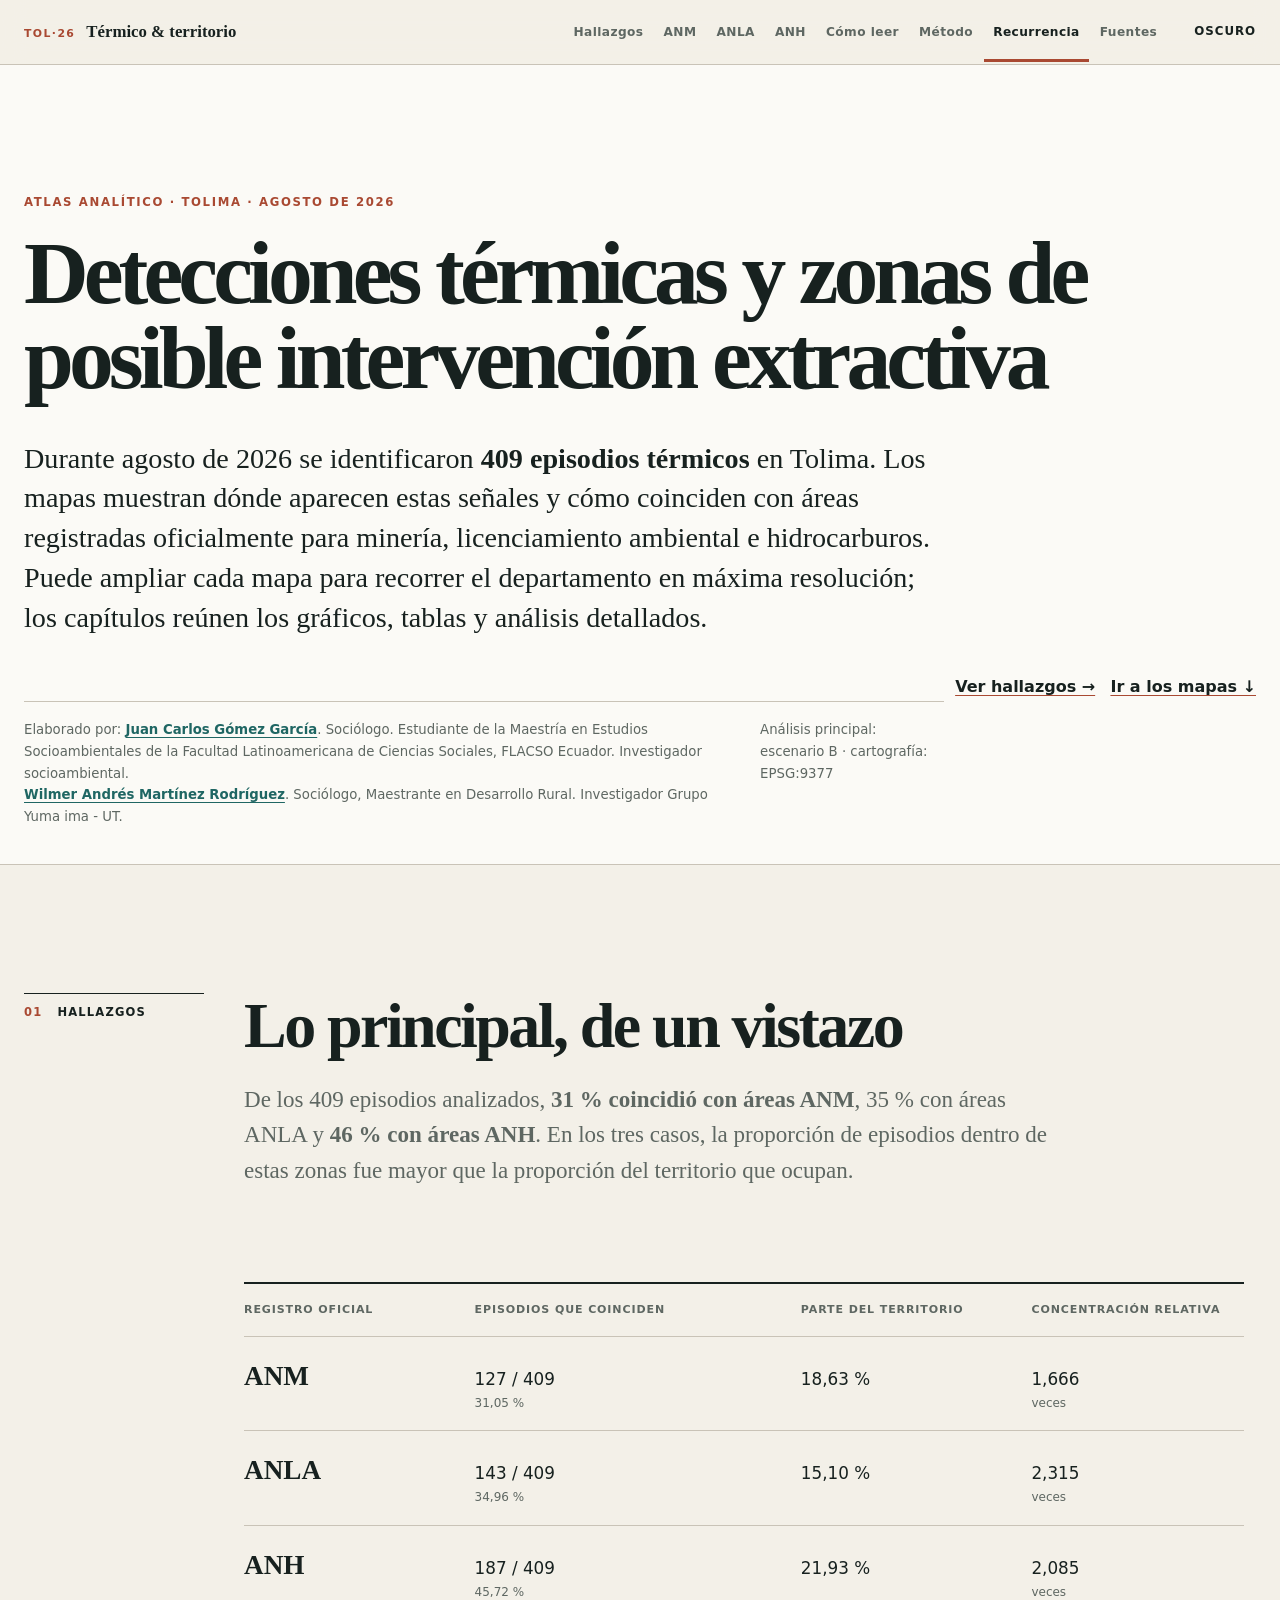
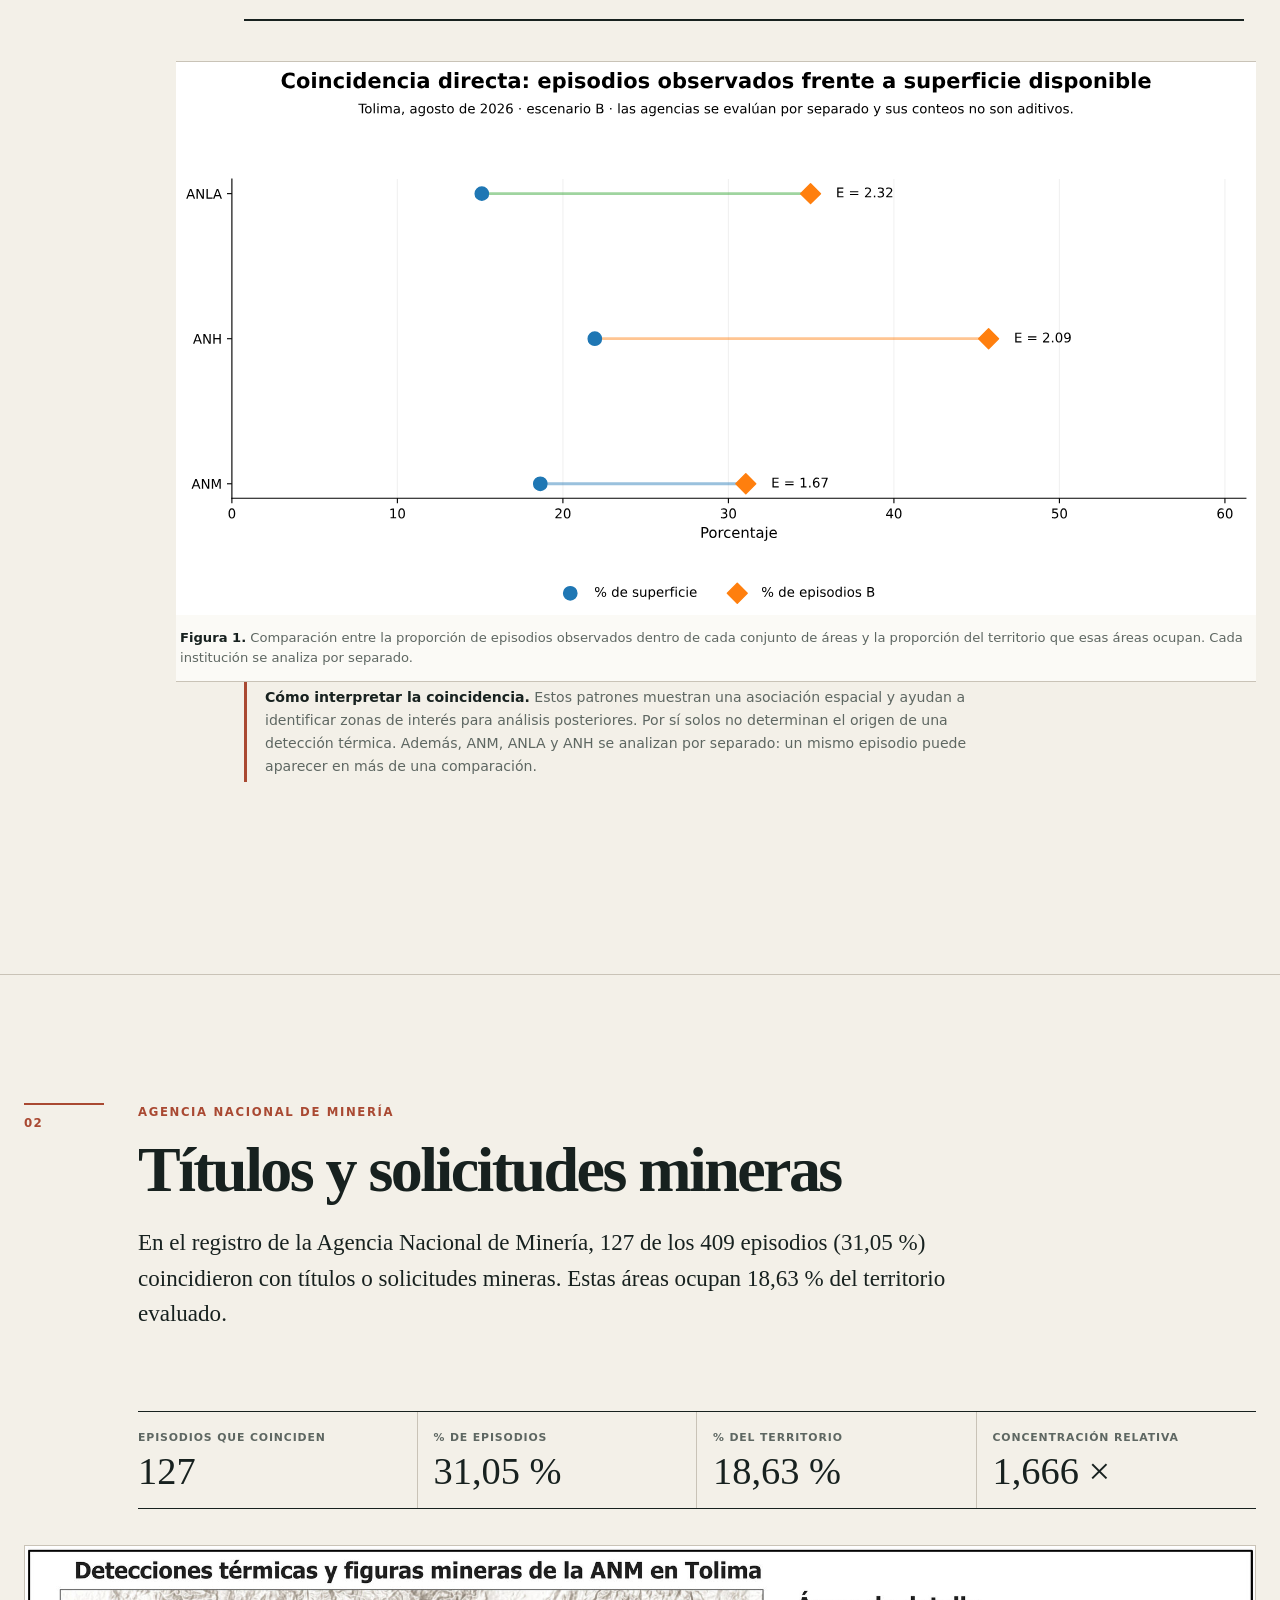
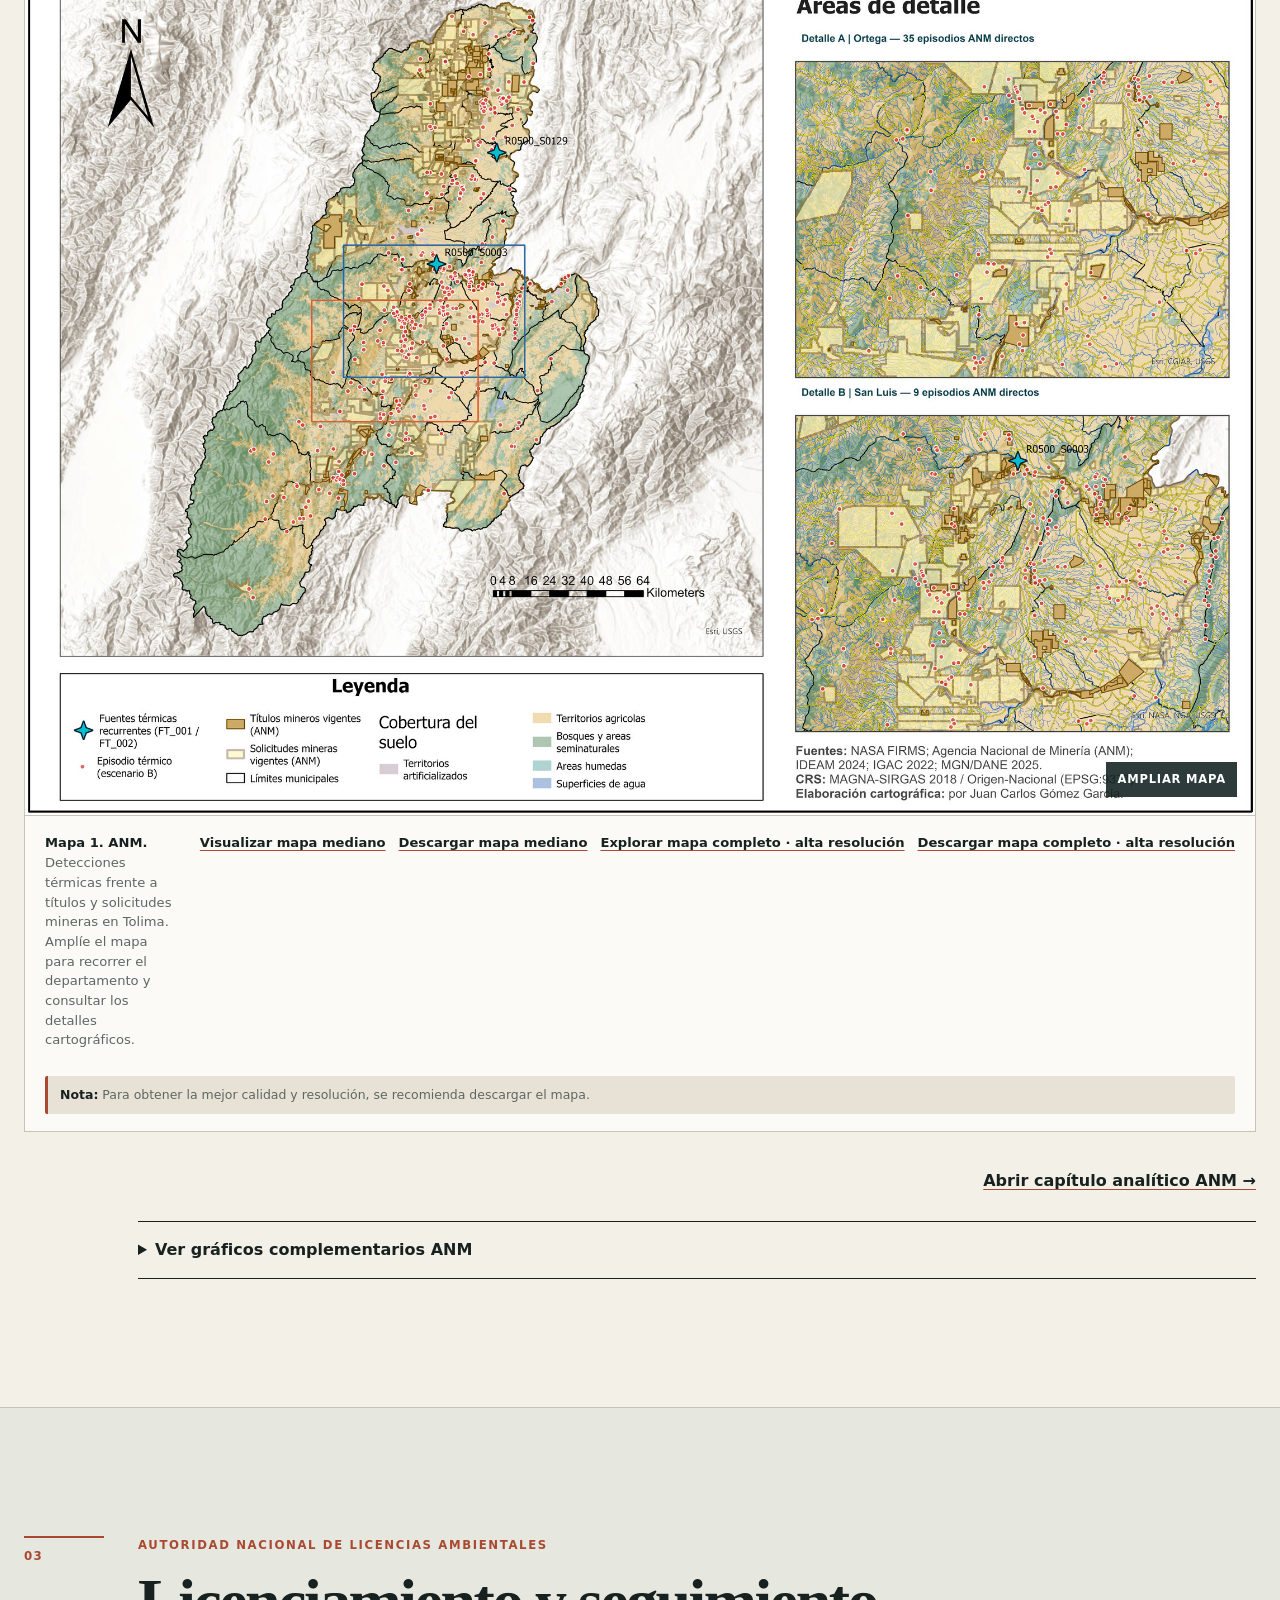
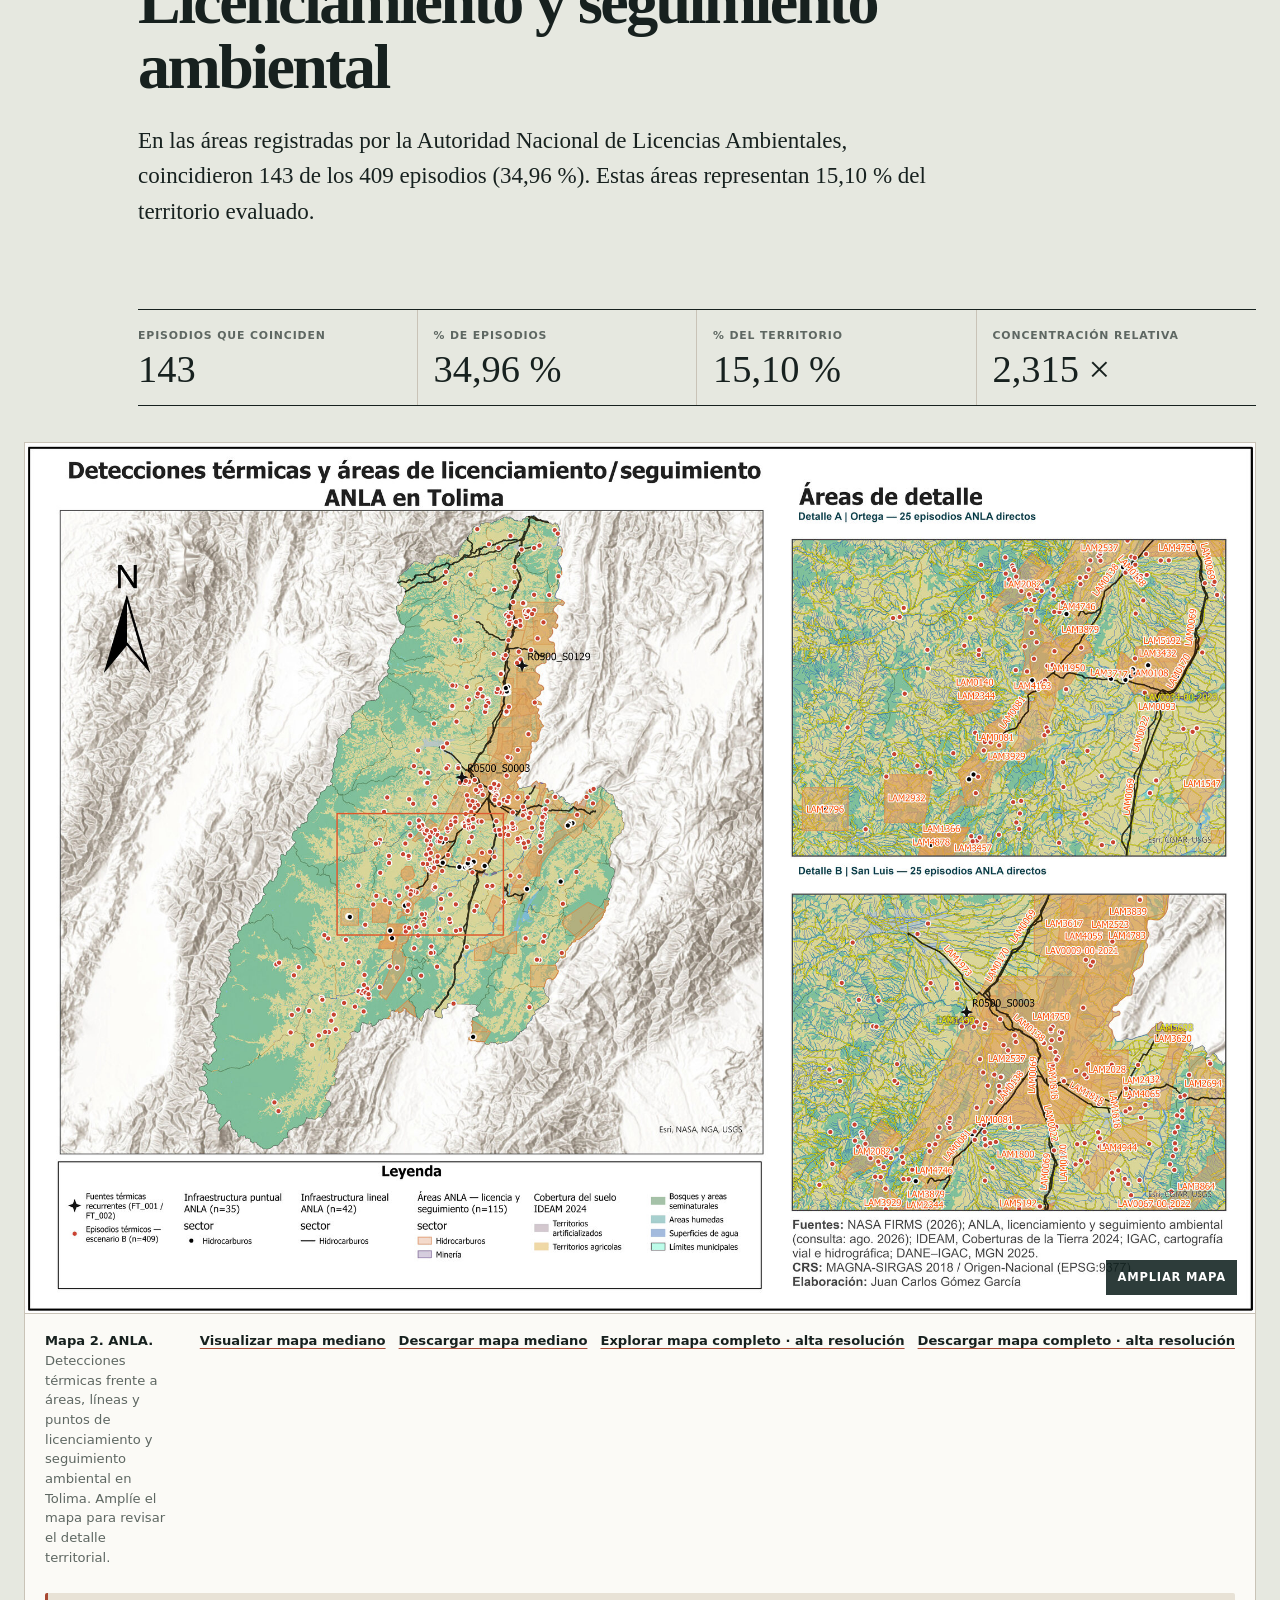
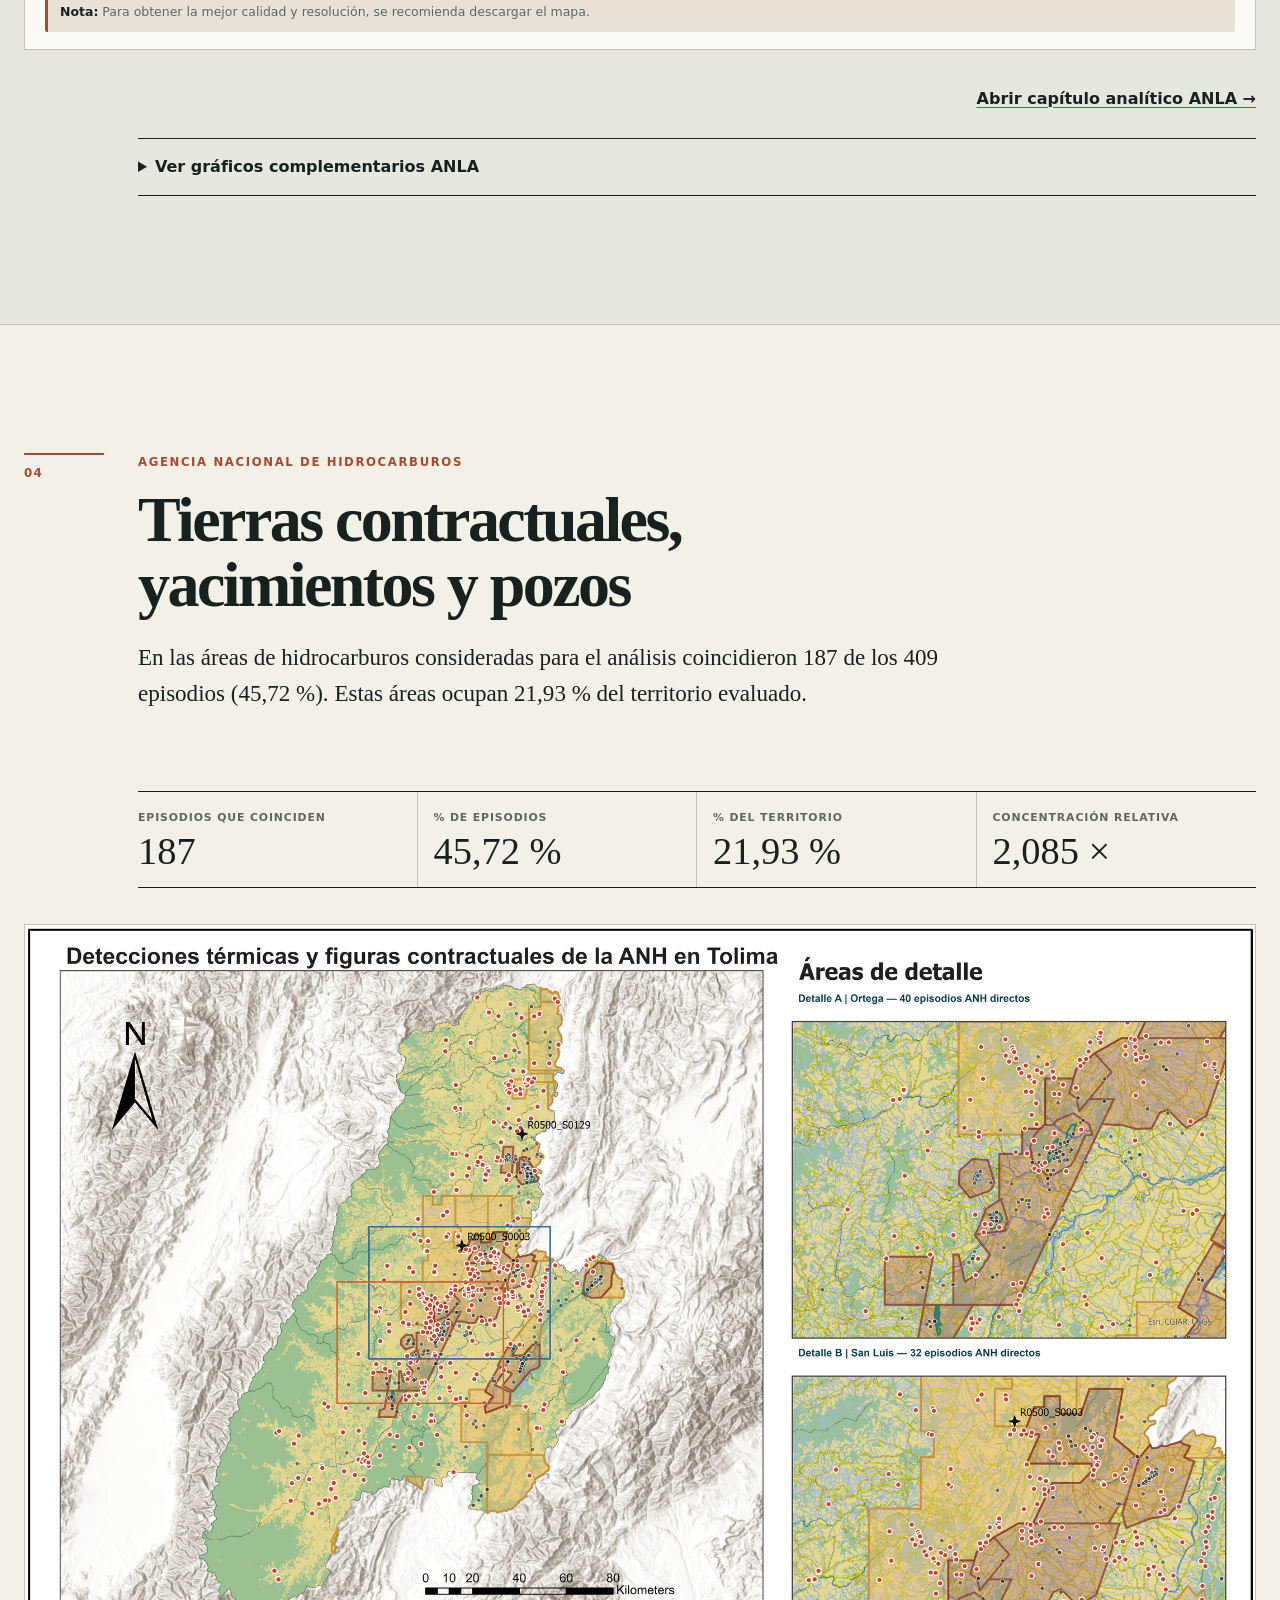
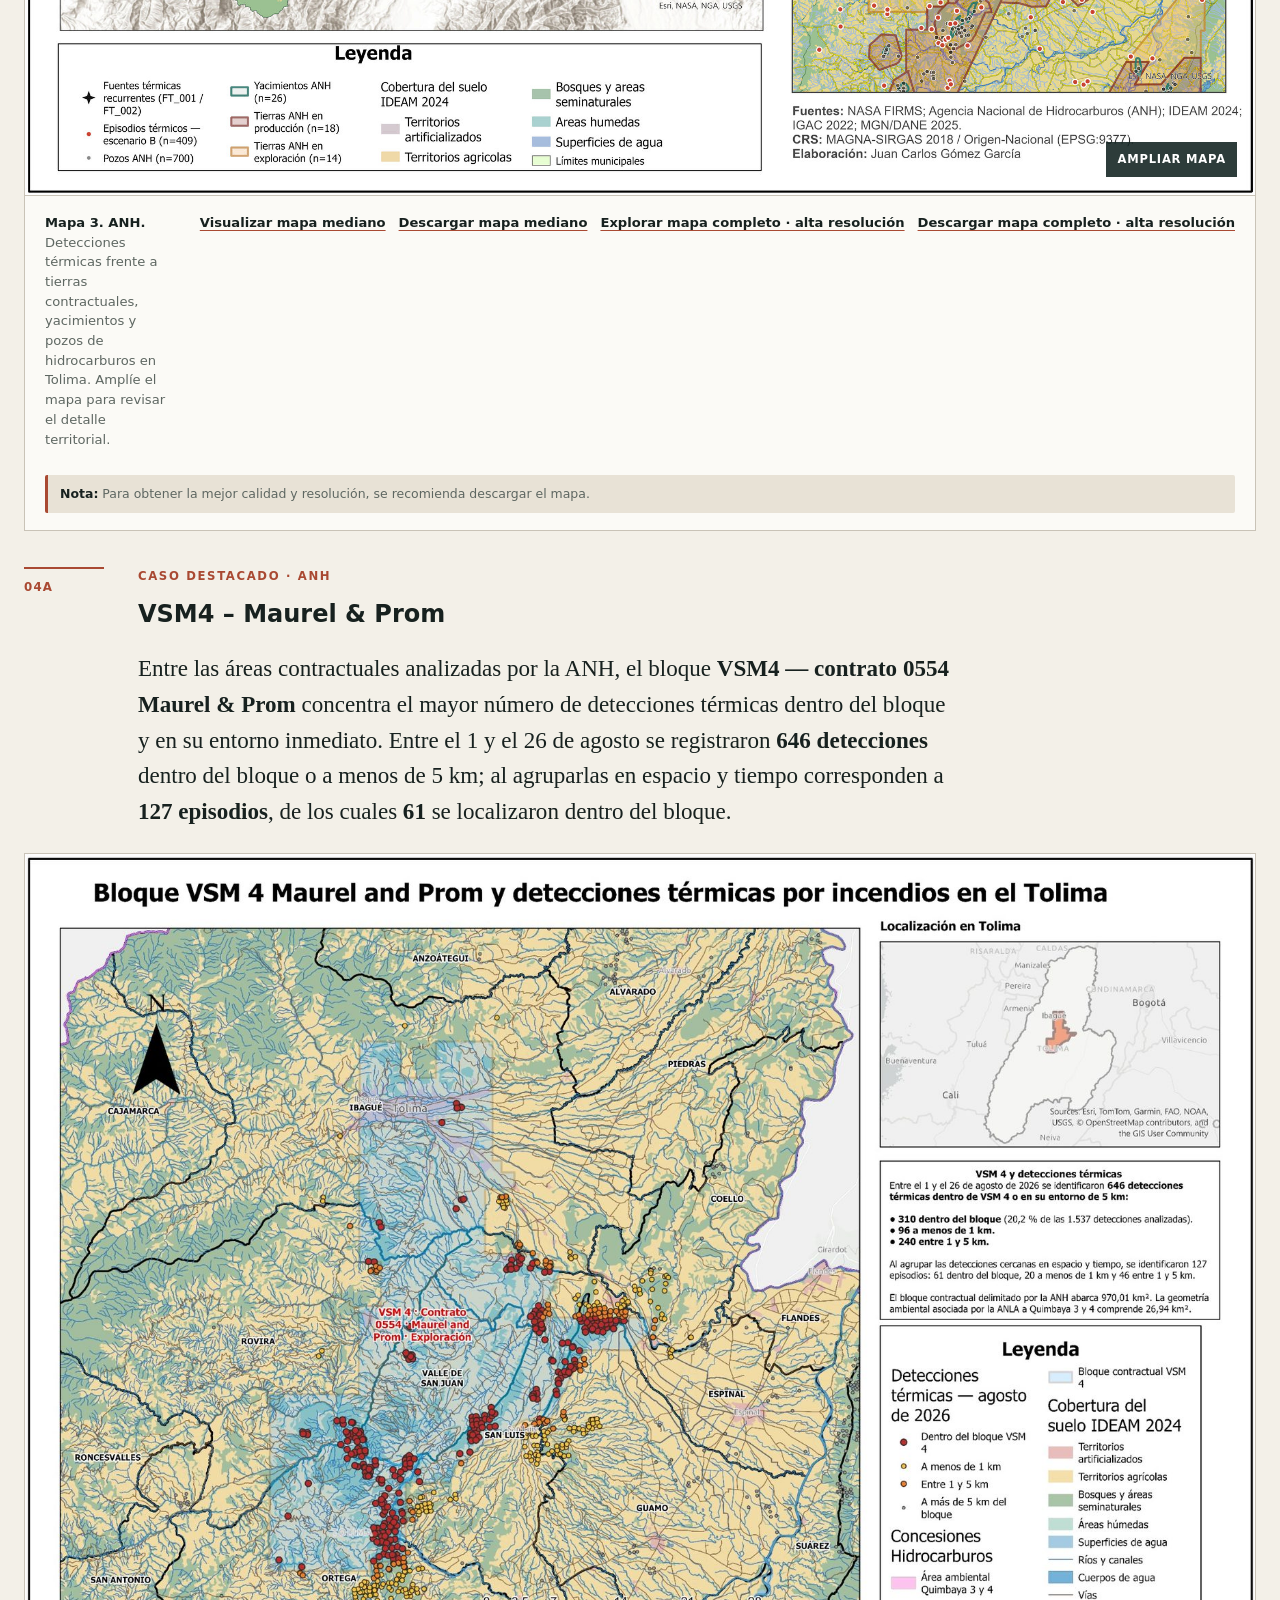
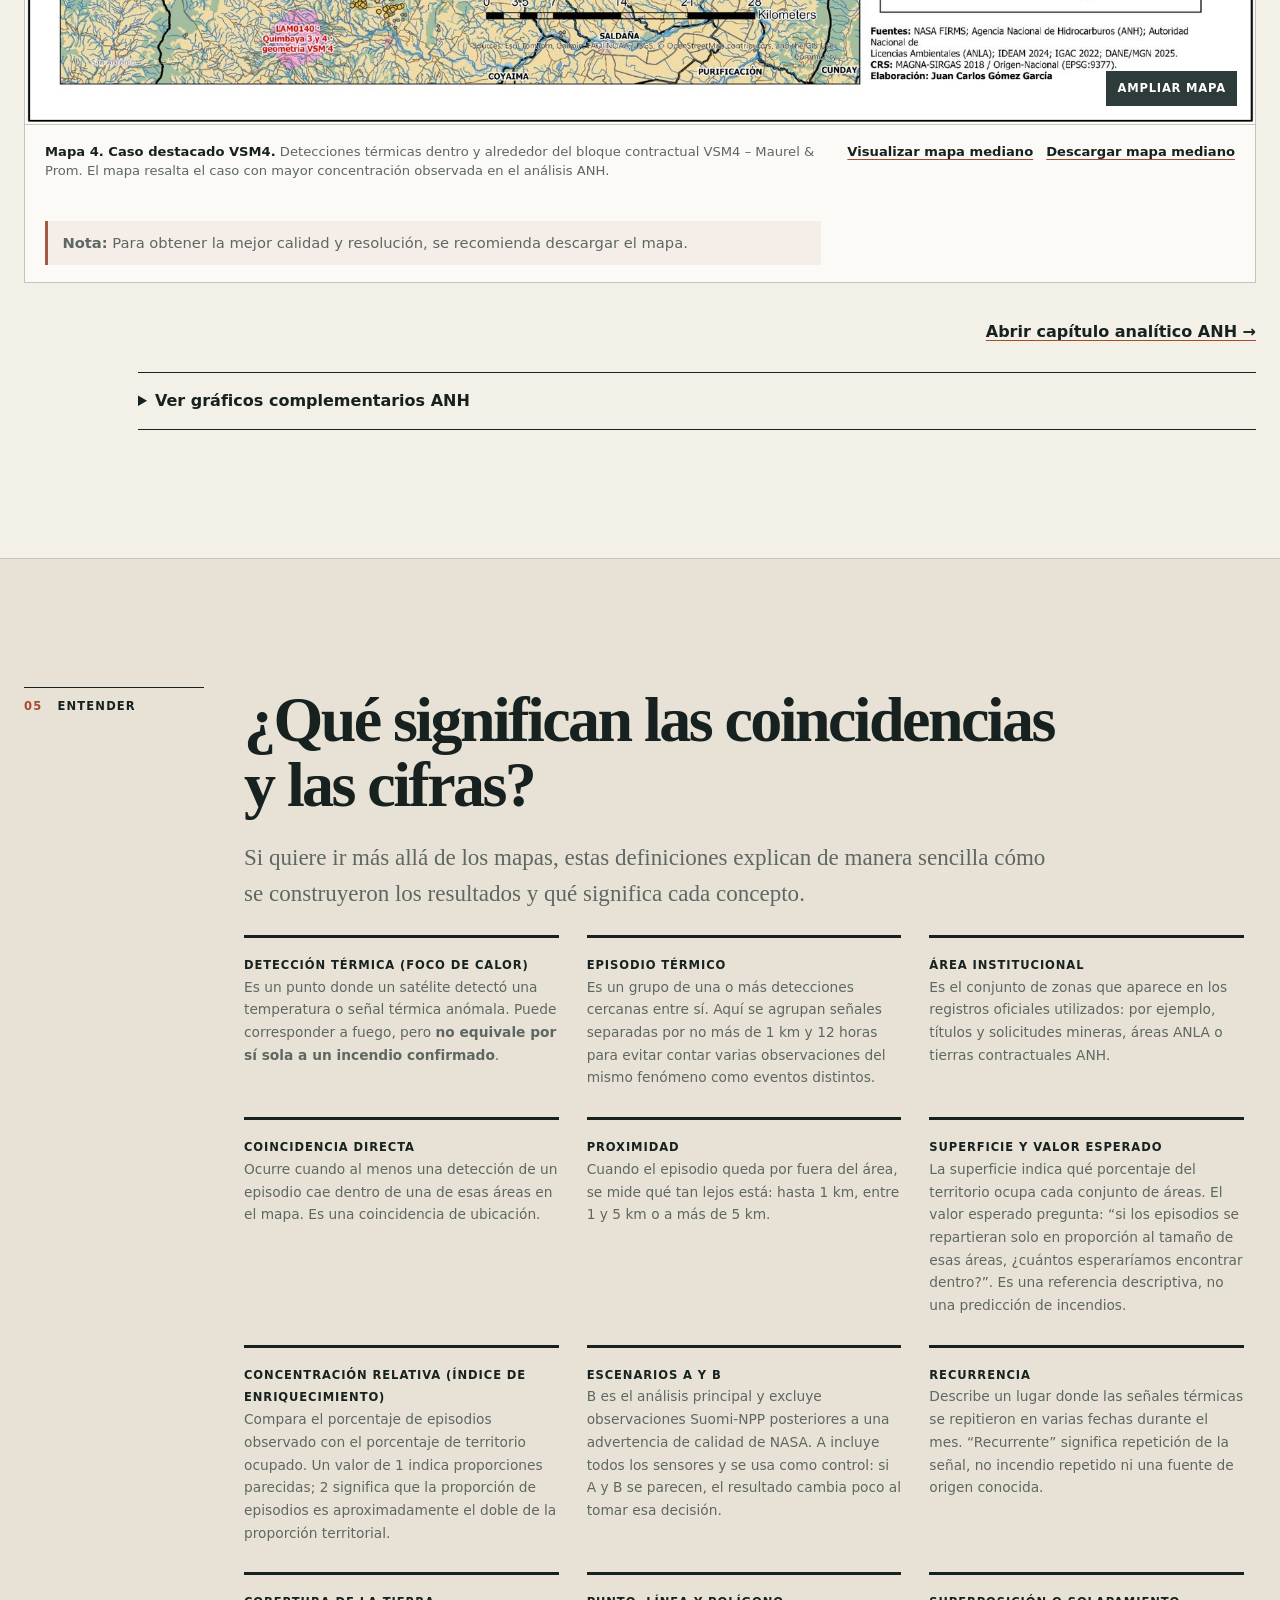
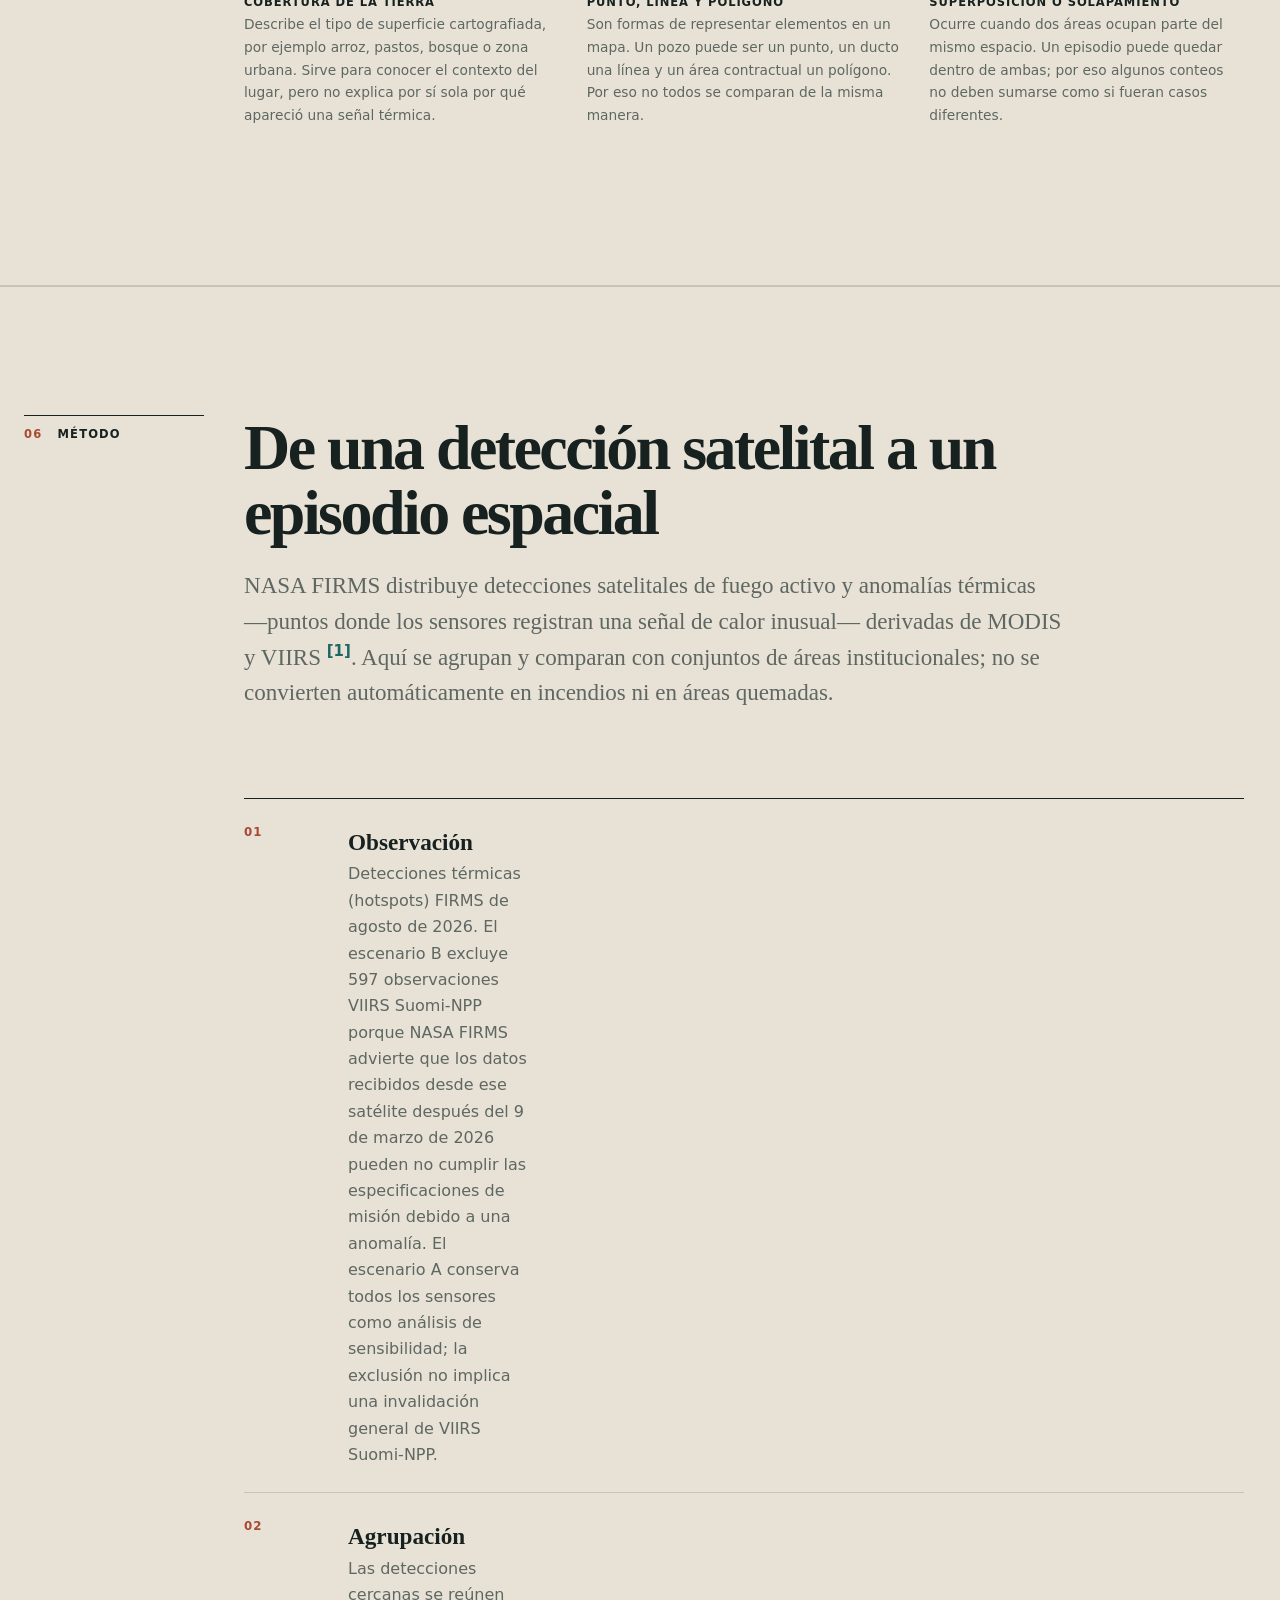
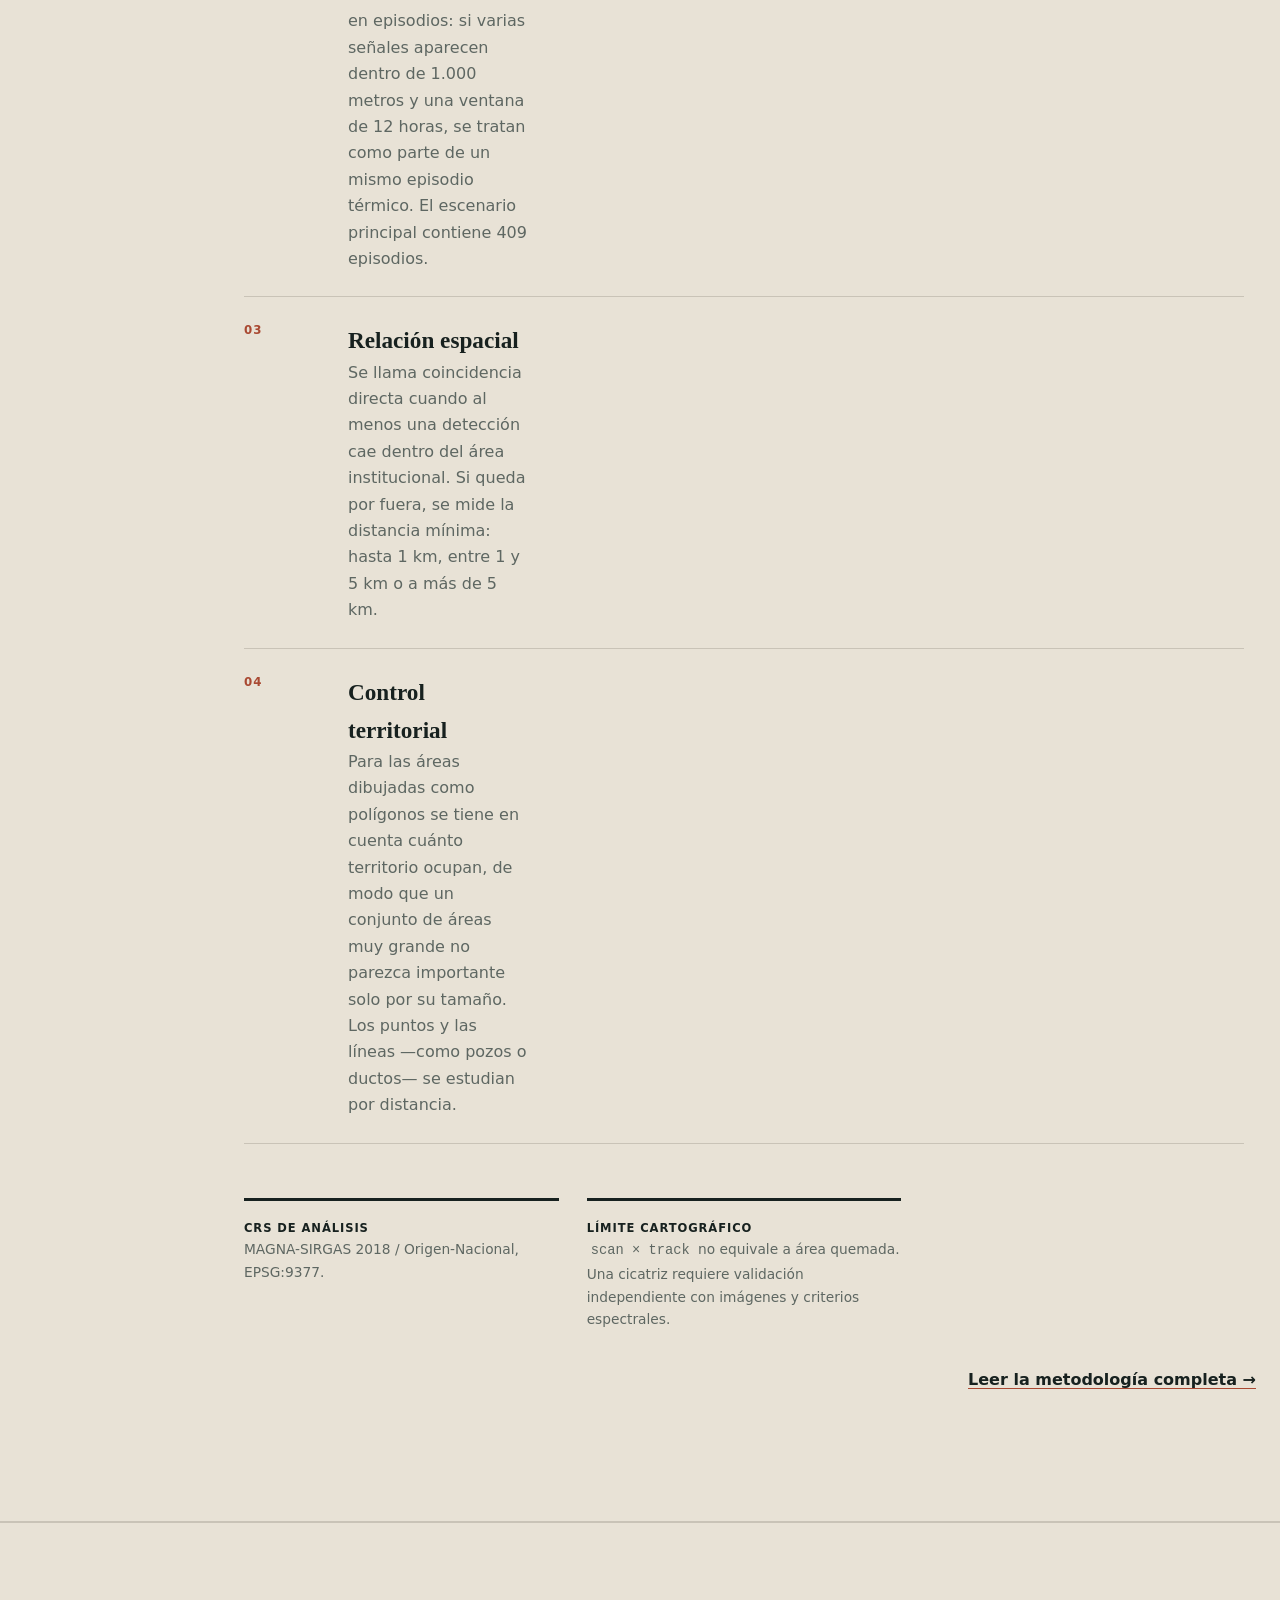
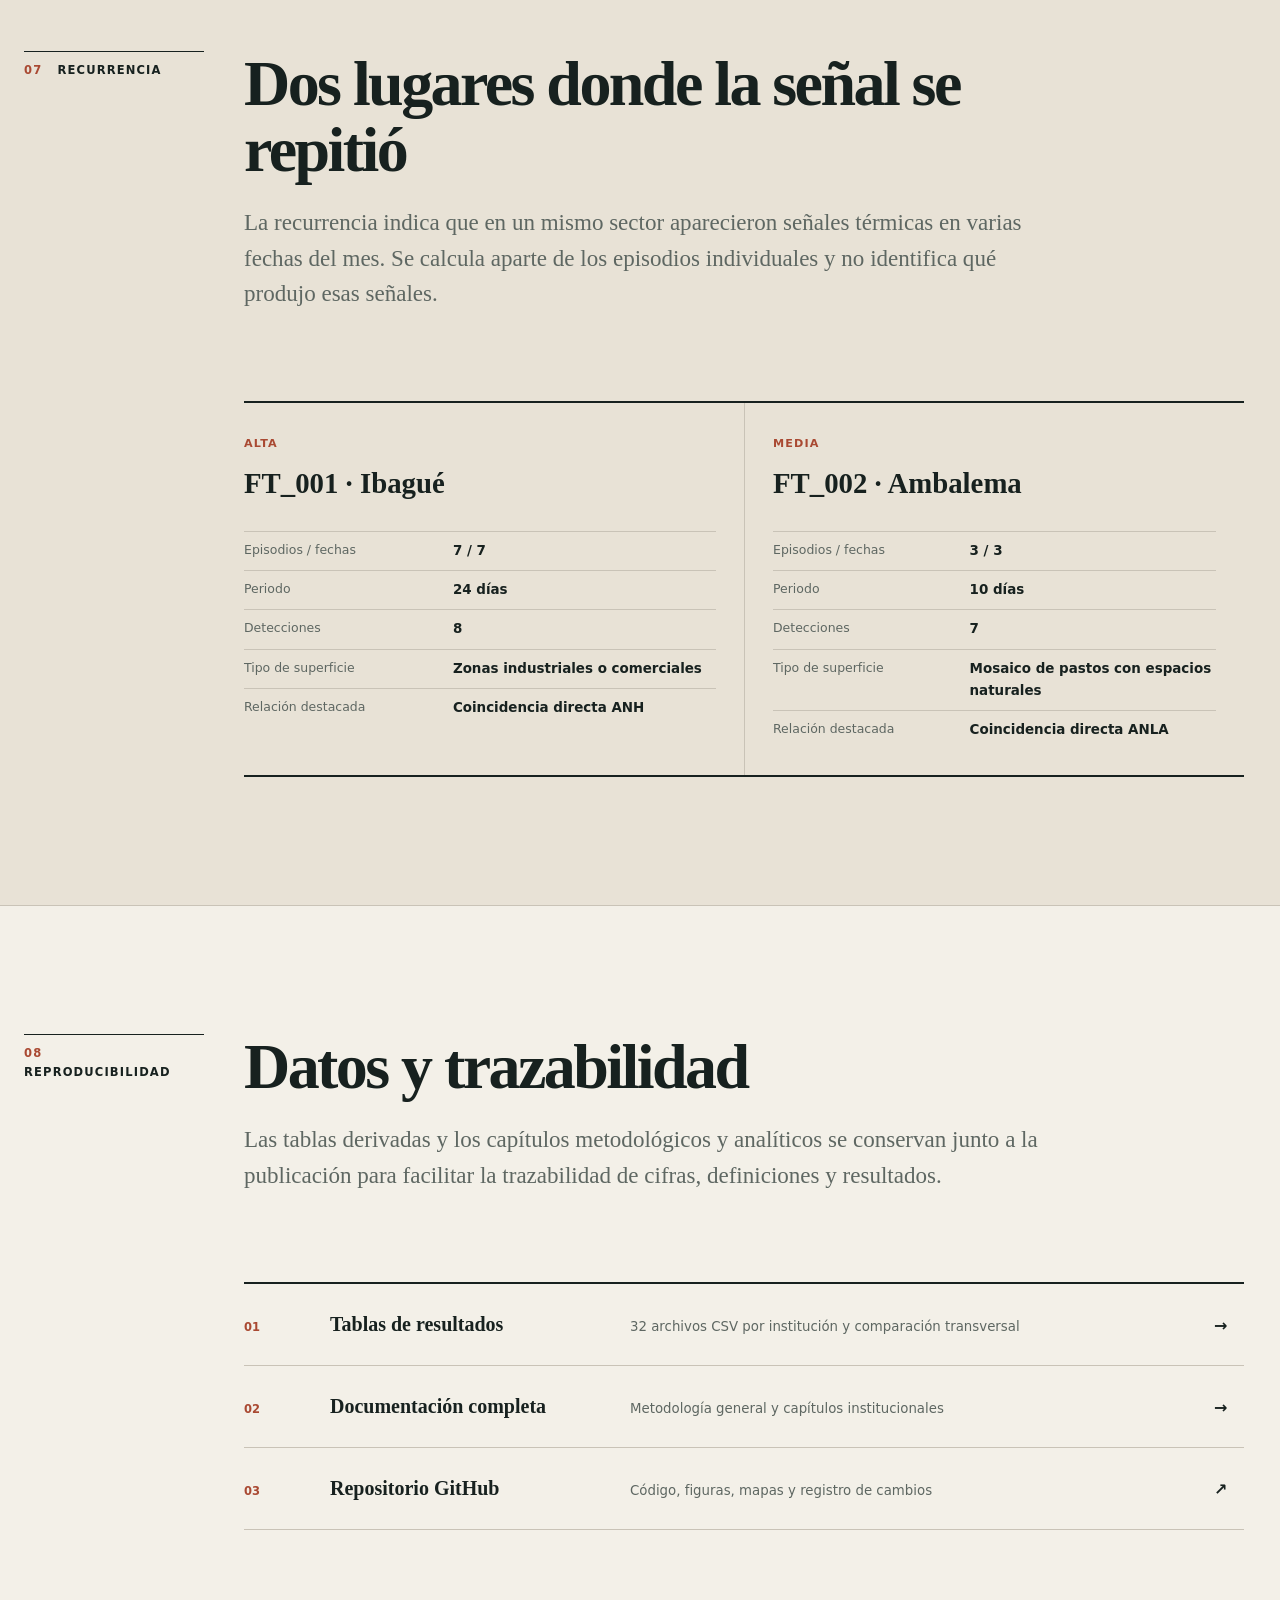
<file: index.html>
<!DOCTYPE html>

<html lang="es">
<head>
<meta charset="utf-8"/>
<meta content="width=device-width,initial-scale=1" name="viewport"/>
<meta content="Publicación científica y cartográfica sobre 409 episodios térmicos y su relación espacial con información institucional de ANM, ANLA y ANH en Tolima, agosto de 2026." name="description"/>
<meta content="#f3f0e8" name="theme-color"/>
<meta content="article" property="og:type"/>
<meta content="Detecciones térmicas y zonas de posible intervención extractiva en Tolima" property="og:title"/>
<meta content="Análisis espacial y atlas cartográfico · agosto de 2026." property="og:description"/>
<title>Detecciones térmicas y territorio · Tolima 2026</title>
<link href="assets/css/styles.css" rel="stylesheet"/>
</head>
<body>
<a class="skip-link" href="#contenido">Saltar al contenido</a>
<div aria-hidden="true" id="reading-progress"></div>
<header class="site-header">
<div class="nav-wrap">
<a aria-label="Ir al inicio" class="brand" href="#inicio">
<span aria-hidden="true" class="brand-index">TOL·26</span>
<span class="brand-name">Térmico &amp; territorio</span>
</a>
<button aria-controls="site-navigation" aria-expanded="false" class="nav-toggle" data-mobile-nav="" type="button">Índice</button>
<nav aria-label="Índice de la publicación" class="nav-links" id="site-navigation"><a href="#hallazgos">Hallazgos</a><a href="#anm">ANM</a><a href="#anla">ANLA</a><a href="#anh">ANH</a><a href="#como-leer">Cómo leer</a><a href="#metodo">Método</a><a href="#recurrencia">Recurrencia</a><a href="#fuentes">Fuentes</a></nav>
<button aria-pressed="false" class="theme-toggle" data-theme-toggle="" type="button">Oscuro</button>
</div>
</header>
<main id="contenido">
<article>











<header class="masthead" id="inicio">
<div class="masthead-inner">
<p class="overline">Atlas analítico · Tolima · agosto de 2026</p>
<h1>Detecciones térmicas y zonas de posible intervención extractiva</h1>
<p class="standfirst">Durante agosto de 2026 se identificaron <strong>409 episodios térmicos</strong> en Tolima. Los mapas muestran dónde aparecen estas señales y cómo coinciden con áreas registradas oficialmente para minería, licenciamiento ambiental e hidrocarburos. Puede ampliar cada mapa para recorrer el departamento en máxima resolución; los capítulos reúnen los gráficos, tablas y análisis detallados.</p>
<p class="text-action"><a href="#hallazgos">Ver hallazgos →</a>   <a href="#anm">Ir a los mapas ↓</a></p><div class="byline"><span>Elaborado por: <a href="https://www.linkedin.com/in/jcgomezga/" rel="noopener noreferrer" target="_blank"><strong>Juan Carlos Gómez García</strong></a>. Sociólogo. Estudiante de la Maestría en Estudios Socioambientales de la Facultad Latinoamericana de Ciencias Sociales, FLACSO Ecuador. Investigador socioambiental.<br/><a href="https://www.researchgate.net/profile/Wilmer-Andres-Martinez-Rodriguez?ev=hdr_xprf" rel="noopener noreferrer" target="_blank"><strong>Wilmer Andrés Martínez Rodríguez</strong></a>. Sociólogo, Maestrante en Desarrollo Rural. Investigador Grupo Yuma ima - UT.</span><span>Análisis principal: escenario B · cartografía: EPSG:9377</span></div>

</div>
</header><section aria-labelledby="hallazgos-title" class="editorial-section" id="hallazgos">
<div class="reading-grid">
<div class="section-label"><span>01</span> Hallazgos</div>
<div class="section-copy"><h2 id="hallazgos-title">Lo principal, de un vistazo</h2><p class="lede">De los 409 episodios analizados, <strong>31 % coincidió con áreas ANM</strong>, 35 % con áreas ANLA y <strong>46 % con áreas ANH</strong>. En los tres casos, la proporción de episodios dentro de estas zonas fue mayor que la proporción del territorio que ocupan.</p></div>
</div>
<div aria-label="Resultados principales del escenario B" class="result-ledger" role="group">
<div class="ledger-head"><span>Registro oficial</span><span>Episodios que coinciden</span><span>Parte del territorio</span><span>Concentración relativa</span></div>
<a href="#anm"><strong>ANM</strong><span>127 / 409 <small>31,05 %</small></span><span>18,63 %</span><span>1,666 <small>veces</small></span></a>
<a href="#anla"><strong>ANLA</strong><span>143 / 409 <small>34,96 %</small></span><span>15,10 %</span><span>2,315 <small>veces</small></span></a>
<a href="#anh"><strong>ANH</strong><span>187 / 409 <small>45,72 %</small></span><span>21,93 %</span><span>2,085 <small>veces</small></span></a>
</div><figure class="publication-figure breakout"><img alt="Comparación del porcentaje de superficie y el porcentaje de episodios observados para ANM, ANLA y ANH en el escenario B." height="1000" src="assets/figures/svg/GENERAL/figura_00_comparacion_institucional_B.svg" width="1800"/><figcaption><b>Figura 1.</b> Comparación entre la proporción de episodios observados dentro de cada conjunto de áreas y la proporción del territorio que esas áreas ocupan. Cada institución se analiza por separado.</figcaption></figure><aside class="margin-note wide-note"><strong>Cómo interpretar la coincidencia.</strong> Estos patrones muestran una asociación espacial y ayudan a identificar zonas de interés para análisis posteriores. Por sí solos no determinan el origen de una detección térmica. Además, ANM, ANLA y ANH se analizan por separado: un mismo episodio puede aparecer en más de una comparación.</aside>


</section><section aria-labelledby="anm-title" class="agency-chapter" id="anm">
<div class="chapter-intro"><div class="chapter-number">02</div><div><p class="overline">Agencia Nacional de Minería</p><h2 id="anm-title">Títulos y solicitudes mineras</h2><p class="lede">En el registro de la Agencia Nacional de Minería, 127 de los 409 episodios (31,05 %) coincidieron con títulos o solicitudes mineras. Estas áreas ocupan 18,63 % del territorio evaluado.</p></div></div>
<dl class="chapter-metrics"><div><dt>Episodios que coinciden</dt><dd>127</dd></div><div><dt>% de episodios</dt><dd>31,05 %</dd></div><div><dt>% del territorio</dt><dd>18,63 %</dd></div><div><dt>Concentración relativa</dt><dd>1,666 ×</dd></div></dl>
<figure class="atlas-map" data-map-card="anm">
<a aria-label="Explorar mapa completo de ANM en alta resolución" class="map-image-link" data-a0-viewer="" rel="noopener" target="_blank"><img alt="Mapa A3 de Tolima con episodios térmicos, títulos y solicitudes de la Agencia Nacional de Minería, y detalles de Ortega y San Luis." data-map-preview="" decoding="async" height="1556" loading="lazy" src="assets/maps/previews/anm_a3_preview.jpg" width="2200"/><span>Ampliar mapa</span></a>
<figcaption><div><b>Mapa 1. ANM.</b> Detecciones térmicas frente a títulos y solicitudes mineras en Tolima. Amplíe el mapa para recorrer el departamento y consultar los detalles cartográficos.</div><div class="figure-actions"><a data-a0-viewer="" rel="noopener" target="_blank">Explorar mapa completo · alta resolución</a><a data-a0-download="" rel="noopener noreferrer" target="_blank">Descargar mapa completo · alta resolución</a></div></figcaption>
</figure><p class="chapter-document"><a href="documento.html?file=docs/02_ANM_v2.md&amp;title=Cap%C3%ADtulo%20ANM">Abrir capítulo analítico ANM →</a></p><details class="evidence-more"><summary>Ver gráficos complementarios ANM</summary><div class="evidence-grid inside"><figure class="publication-figure"><img alt="Distribución de episodios según distancia respecto a las áreas ANM en los escenarios A y B." decoding="async" loading="lazy" src="assets/figures/svg/ANM/anm_01_proximidad_episodios_publicacion.svg"/><figcaption><b>Figura 2.</b> Distancia de los episodios respecto a las áreas ANM.</figcaption></figure><figure class="publication-figure"><img alt="Comparación de episodios observados y superficie para títulos y solicitudes mineras." decoding="async" loading="lazy" src="assets/figures/svg/ANM/anm_02_observado_vs_superficie_publicacion.svg"/><figcaption><b>Figura 3.</b> Episodios observados frente a la proporción del territorio ocupada por las áreas ANM.</figcaption></figure><figure class="publication-figure"><img alt="Solicitudes mineras con mayor número de episodios coincidentes." decoding="async" loading="lazy" src="assets/figures/svg/ANM/anm_03a_solicitudes_principales_publicacion.svg"/><figcaption><b>Figura 4.</b> Solicitudes principales.</figcaption></figure><figure class="publication-figure"><img alt="Títulos mineros con mayor número de episodios coincidentes." decoding="async" loading="lazy" src="assets/figures/svg/ANM/anm_03b_titulos_principales_publicacion.svg"/><figcaption><b>Figura 5.</b> Títulos principales.</figcaption></figure><figure class="publication-figure"><img alt="Municipios con mayor coincidencia directa con figuras ANM." decoding="async" loading="lazy" src="assets/figures/svg/ANM/anm_04_municipios_directos_publicacion.svg"/><figcaption><b>Figura 6.</b> Distribución municipal.</figcaption></figure><figure class="publication-figure"><img alt="Coberturas de la tierra más frecuentes entre los episodios directos ANM." decoding="async" loading="lazy" src="assets/figures/svg/ANM/anm_05_coberturas_directas_publicacion_v2.svg"/><figcaption><b>Figura 7.</b> Coberturas de la tierra.</figcaption></figure></div></details>



</section><section aria-labelledby="anla-title" class="agency-chapter chapter-tint" id="anla">
<div class="chapter-intro"><div class="chapter-number">03</div><div><p class="overline">Autoridad Nacional de Licencias Ambientales</p><h2 id="anla-title">Licenciamiento y seguimiento ambiental</h2><p class="lede">En las áreas registradas por la Autoridad Nacional de Licencias Ambientales, coincidieron 143 de los 409 episodios (34,96 %). Estas áreas representan 15,10 % del territorio evaluado.</p></div></div>
<dl class="chapter-metrics"><div><dt>Episodios que coinciden</dt><dd>143</dd></div><div><dt>% de episodios</dt><dd>34,96 %</dd></div><div><dt>% del territorio</dt><dd>15,10 %</dd></div><div><dt>Concentración relativa</dt><dd>2,315 ×</dd></div></dl>
<figure class="atlas-map" data-map-card="anla">
<a aria-label="Explorar mapa completo de ANLA en alta resolución" class="map-image-link" data-a0-viewer="" rel="noopener" target="_blank"><img alt="Mapa A3 de Tolima con episodios térmicos y áreas, líneas y puntos de la Autoridad Nacional de Licencias Ambientales, con detalles de Ortega y San Luis." data-map-preview="" decoding="async" height="1556" loading="lazy" src="assets/maps/previews/anla_a3_preview.jpg" width="2200"/><span>Ampliar mapa</span></a>
<figcaption><div><b>Mapa 2. ANLA.</b> Detecciones térmicas frente a áreas, líneas y puntos de licenciamiento y seguimiento ambiental en Tolima. Amplíe el mapa para revisar el detalle territorial.</div><div class="figure-actions"><a data-a0-viewer="" rel="noopener" target="_blank">Explorar mapa completo · alta resolución</a><a data-a0-download="" rel="noopener noreferrer" target="_blank">Descargar mapa completo · alta resolución</a></div></figcaption>
</figure><p class="chapter-document"><a href="documento.html?file=docs/03_ANLA_v2.md&amp;title=Cap%C3%ADtulo%20ANLA">Abrir capítulo analítico ANLA →</a></p><details class="evidence-more"><summary>Ver gráficos complementarios ANLA</summary><div class="evidence-grid inside"><figure class="publication-figure"><img alt="Distribución de episodios según proximidad a áreas ANLA en los escenarios A y B." decoding="async" loading="lazy" src="assets/figures/svg/ANLA/anla_01_proximidad_episodios_publicacion.svg"/><figcaption><b>Figura 8.</b> Distancia de los episodios respecto a las áreas ANLA.</figcaption></figure><figure class="publication-figure"><img alt="Comparación del porcentaje de episodios observados y la proporción del territorio ocupada por áreas ANLA." decoding="async" loading="lazy" src="assets/figures/svg/ANLA/anla_02_observado_vs_superficie_publicacion.svg"/><figcaption><b>Figura 9.</b> Episodios observados frente a la proporción del territorio ocupada por las áreas ANLA.</figcaption></figure><figure class="publication-figure"><img alt="Expedientes ANLA con mayor número de episodios coincidentes." decoding="async" loading="lazy" src="assets/figures/svg/ANLA/anla_03_expedientes_principales_publicacion.svg"/><figcaption><b>Figura 10.</b> Expedientes principales.</figcaption></figure><figure class="publication-figure"><img alt="Municipios con mayor coincidencia directa con áreas ANLA." decoding="async" loading="lazy" src="assets/figures/svg/ANLA/anla_04_municipios_directos_publicacion.svg"/><figcaption><b>Figura 11.</b> Distribución municipal.</figcaption></figure><figure class="publication-figure"><img alt="Coberturas de la tierra más frecuentes entre los episodios directos ANLA." decoding="async" loading="lazy" src="assets/figures/svg/ANLA/anla_05_coberturas_directas_publicacion.svg"/><figcaption><b>Figura 12.</b> Coberturas de la tierra.</figcaption></figure></div></details>



</section><section aria-labelledby="anh-title" class="agency-chapter" id="anh">
<div class="chapter-intro"><div class="chapter-number">04</div><div><p class="overline">Agencia Nacional de Hidrocarburos</p><h2 id="anh-title">Tierras contractuales, yacimientos y pozos</h2><p class="lede">En las áreas de hidrocarburos consideradas para el análisis coincidieron 187 de los 409 episodios (45,72 %). Estas áreas ocupan 21,93 % del territorio evaluado.</p></div></div>
<dl class="chapter-metrics"><div><dt>Episodios que coinciden</dt><dd>187</dd></div><div><dt>% de episodios</dt><dd>45,72 %</dd></div><div><dt>% del territorio</dt><dd>21,93 %</dd></div><div><dt>Concentración relativa</dt><dd>2,085 ×</dd></div></dl>
<figure class="atlas-map" data-map-card="anh">
<a aria-label="Explorar mapa completo de ANH en alta resolución" class="map-image-link" data-a0-viewer="" rel="noopener" target="_blank"><img alt="Mapa A3 de Tolima con episodios térmicos, áreas contractuales, yacimientos y pozos de la Agencia Nacional de Hidrocarburos, con detalles de Ortega y San Luis." data-map-preview="" decoding="async" height="1556" loading="lazy" src="assets/maps/previews/anh_a3_preview.jpg" width="2200"/><span>Ampliar mapa</span></a>
<figcaption><div><b>Mapa 3. ANH.</b> Detecciones térmicas frente a tierras contractuales, yacimientos y pozos de hidrocarburos en Tolima. Amplíe el mapa para revisar el detalle territorial.</div><div class="figure-actions"><a data-a0-viewer="" rel="noopener" target="_blank">Explorar mapa completo · alta resolución</a><a data-a0-download="" rel="noopener noreferrer" target="_blank">Descargar mapa completo · alta resolución</a></div></figcaption>
</figure><div class="chapter-intro" style="margin-top:2.25rem"><div class="chapter-number">04A</div><div><p class="overline">Caso destacado · ANH</p><h3 style="margin:0 0 .55rem;font-size:1.5rem;line-height:1.15">VSM4 – Maurel &amp; Prom</h3><p class="lede">Entre las áreas contractuales analizadas por la ANH, el bloque <strong>VSM4 — contrato 0554 Maurel &amp; Prom</strong> concentra el mayor número de detecciones térmicas dentro del bloque y en su entorno inmediato. Entre el 1 y el 26 de agosto se registraron <strong>646 detecciones</strong> dentro del bloque o a menos de 5 km; al agruparlas en espacio y tiempo corresponden a <strong>127 episodios</strong>, de los cuales <strong>61</strong> se localizaron dentro del bloque.</p></div></div>
<figure class="atlas-map">
<a aria-label="Visualizar mapa mediano del caso destacado VSM4" class="map-image-link" href="viewer.html?image=assets%2Fmaps%2Fvsm4_a3.jpg&amp;title=Mapa%204%20%C2%B7%20Caso%20destacado%20VSM4%20%E2%80%94%20mapa%20mediano" rel="noopener" target="_blank"><img alt="Mapa mediano del bloque VSM4 de Maurel and Prom y su relación espacial con detecciones térmicas en Tolima." decoding="async" height="1448" loading="lazy" src="assets/maps/previews/vsm4_a3_preview.jpg" style="width:100%;height:auto" width="1800"/><span>Ampliar mapa</span></a>
<figcaption><div><b>Mapa 4. Caso destacado VSM4.</b> Detecciones térmicas dentro y alrededor del bloque contractual VSM4 – Maurel &amp; Prom. El mapa resalta el caso con mayor concentración observada en el análisis ANH.</div><div class="figure-actions"><a href="viewer.html?image=assets%2Fmaps%2Fvsm4_a3.jpg&amp;title=Mapa%204%20%C2%B7%20Caso%20destacado%20VSM4%20%E2%80%94%20mapa%20mediano" rel="noopener" target="_blank">Visualizar mapa mediano</a><a download="" href="assets/maps/vsm4_a3.jpg">Descargar mapa mediano</a></div><div style="margin-top:.85rem;padding:.7rem .9rem;border-left:3px solid #a35a43;background:rgba(163,90,67,.08);font-size:.92rem;line-height:1.5"><strong>Nota:</strong> Para obtener la mejor calidad y resolución, se recomienda descargar el mapa.</div></figcaption>
</figure><p class="chapter-document"><a href="documento.html?file=docs/04_ANH_v2.md&amp;title=Cap%C3%ADtulo%20ANH">Abrir capítulo analítico ANH →</a></p><details class="evidence-more"><summary>Ver gráficos complementarios ANH</summary><div class="evidence-grid inside"><figure class="publication-figure"><img alt="Distribución de episodios según distancia respecto a las áreas ANH en los escenarios A y B." decoding="async" loading="lazy" src="assets/figures/svg/ANH/anh_01_proximidad_episodios_publicacion.svg"/><figcaption><b>Figura 13.</b> Distancia de los episodios respecto a las áreas ANH.</figcaption></figure><figure class="publication-figure"><img alt="Comparación de episodios observados y superficie para exploración, producción y yacimientos." decoding="async" loading="lazy" src="assets/figures/svg/ANH/anh_02_observado_vs_superficie_publicacion.svg"/><figcaption><b>Figura 14.</b> Episodios observados frente a la proporción del territorio ocupada por las áreas ANH.</figcaption></figure><figure class="publication-figure"><img alt="Contratos de exploración con más episodios coincidentes." decoding="async" loading="lazy" src="assets/figures/svg/ANH/anh_03a_contratos_exploracion_publicacion.svg"/><figcaption><b>Figura 15.</b> Contratos de exploración.</figcaption></figure><figure class="publication-figure"><img alt="Contratos de producción con más episodios coincidentes." decoding="async" loading="lazy" src="assets/figures/svg/ANH/anh_03b_contratos_produccion_publicacion.svg"/><figcaption><b>Figura 16.</b> Contratos de producción.</figcaption></figure><figure class="publication-figure"><img alt="Municipios con mayor número de episodios ubicados dentro de áreas ANH." decoding="async" loading="lazy" src="assets/figures/svg/ANH/anh_04_municipios_directos_publicacion.svg"/><figcaption><b>Figura 17.</b> Distribución municipal.</figcaption></figure><figure class="publication-figure"><img alt="Coberturas de la tierra más frecuentes entre los episodios directos ANH." decoding="async" loading="lazy" src="assets/figures/svg/ANH/anh_05_coberturas_directas_publicacion.svg"/><figcaption><b>Figura 18.</b> Coberturas de la tierra.</figcaption></figure><figure class="publication-figure"><img alt="Pozos con mayor número de episodios localizados dentro de cinco kilómetros." decoding="async" loading="lazy" src="assets/figures/svg/ANH/anh_06_pozos_proximidad_publicacion.svg"/><figcaption><b>Figura 19.</b> Pozos y distancia de los episodios.</figcaption></figure></div></details>



</section><section aria-labelledby="como-leer-title" class="editorial-section paper-band" id="como-leer">
<div class="reading-grid">
<div class="section-label"><span>05</span> Entender</div>
<div class="section-copy"><h2 id="como-leer-title">¿Qué significan las coincidencias y las cifras?</h2><p class="lede">Si quiere ir más allá de los mapas, estas definiciones explican de manera sencilla cómo se construyeron los resultados y qué significa cada concepto.</p></div>
</div>
<div class="method-notes">
<p><strong>Detección térmica (foco de calor)</strong><br/>Es un punto donde un satélite detectó una temperatura o señal térmica anómala. Puede corresponder a fuego, pero <b>no equivale por sí sola a un incendio confirmado</b>.</p>
<p><strong>Episodio térmico</strong><br/>Es un grupo de una o más detecciones cercanas entre sí. Aquí se agrupan señales separadas por no más de 1 km y 12 horas para evitar contar varias observaciones del mismo fenómeno como eventos distintos.</p>
<p><strong>Área institucional</strong><br/>Es el conjunto de zonas que aparece en los registros oficiales utilizados: por ejemplo, títulos y solicitudes mineras, áreas ANLA o tierras contractuales ANH.</p>
<p><strong>Coincidencia directa</strong><br/>Ocurre cuando al menos una detección de un episodio cae dentro de una de esas áreas en el mapa. Es una coincidencia de ubicación.</p>
<p><strong>Proximidad</strong><br/>Cuando el episodio queda por fuera del área, se mide qué tan lejos está: hasta 1 km, entre 1 y 5 km o a más de 5 km.</p>
<p><strong>Superficie y valor esperado</strong><br/>La superficie indica qué porcentaje del territorio ocupa cada conjunto de áreas. El valor esperado pregunta: “si los episodios se repartieran solo en proporción al tamaño de esas áreas, ¿cuántos esperaríamos encontrar dentro?”. Es una referencia descriptiva, no una predicción de incendios.</p>
<p><strong>Concentración relativa (índice de enriquecimiento)</strong><br/>Compara el porcentaje de episodios observado con el porcentaje de territorio ocupado. Un valor de 1 indica proporciones parecidas; 2 significa que la proporción de episodios es aproximadamente el doble de la proporción territorial.</p>
<p><strong>Escenarios A y B</strong><br/>B es el análisis principal y excluye observaciones Suomi-NPP posteriores a una advertencia de calidad de NASA. A incluye todos los sensores y se usa como control: si A y B se parecen, el resultado cambia poco al tomar esa decisión.</p>
<p><strong>Recurrencia</strong><br/>Describe un lugar donde las señales térmicas se repitieron en varias fechas durante el mes. “Recurrente” significa repetición de la señal, no incendio repetido ni una fuente de origen conocida.</p>
<p><strong>Cobertura de la tierra</strong><br/>Describe el tipo de superficie cartografiada, por ejemplo arroz, pastos, bosque o zona urbana. Sirve para conocer el contexto del lugar, pero no explica por sí sola por qué apareció una señal térmica.</p>
<p><strong>Punto, línea y polígono</strong><br/>Son formas de representar elementos en un mapa. Un pozo puede ser un punto, un ducto una línea y un área contractual un polígono. Por eso no todos se comparan de la misma manera.</p>
<p><strong>Superposición o solapamiento</strong><br/>Ocurre cuando dos áreas ocupan parte del mismo espacio. Un episodio puede quedar dentro de ambas; por eso algunos conteos no deben sumarse como si fueran casos diferentes.</p>
</div>
</section><section aria-labelledby="metodo-title" class="editorial-section paper-band" id="metodo">
<div class="reading-grid">
<div class="section-label"><span>06</span> Método</div>
<div class="section-copy"><h2 id="metodo-title">De una detección satelital a un episodio espacial</h2><p class="lede">NASA FIRMS distribuye detecciones satelitales de fuego activo y anomalías térmicas —puntos donde los sensores registran una señal de calor inusual— derivadas de MODIS y VIIRS <a class="citation" href="https://firms.modaps.eosdis.nasa.gov/active_fire/" rel="noopener noreferrer" target="_blank">[1]</a>. Aquí se agrupan y comparan con conjuntos de áreas institucionales; no se convierten automáticamente en incendios ni en áreas quemadas.</p></div>
</div>
<ol class="method-sequence">
<li><span>01</span><div><h3>Observación</h3><p>Detecciones térmicas (hotspots) FIRMS de agosto de 2026. El escenario B excluye 597 observaciones VIIRS Suomi-NPP porque NASA FIRMS advierte que los datos recibidos desde ese satélite después del 9 de marzo de 2026 pueden no cumplir las especificaciones de misión debido a una anomalía. El escenario A conserva todos los sensores como análisis de sensibilidad; la exclusión no implica una invalidación general de VIIRS Suomi-NPP.</p></div></li>
<li><span>02</span><div><h3>Agrupación</h3><p>Las detecciones cercanas se reúnen en episodios: si varias señales aparecen dentro de 1.000 metros y una ventana de 12 horas, se tratan como parte de un mismo episodio térmico. El escenario principal contiene 409 episodios.</p></div></li>
<li><span>03</span><div><h3>Relación espacial</h3><p>Se llama coincidencia directa cuando al menos una detección cae dentro del área institucional. Si queda por fuera, se mide la distancia mínima: hasta 1 km, entre 1 y 5 km o a más de 5 km.</p></div></li>
<li><span>04</span><div><h3>Control territorial</h3><p>Para las áreas dibujadas como polígonos se tiene en cuenta cuánto territorio ocupan, de modo que un conjunto de áreas muy grande no parezca importante solo por su tamaño. Los puntos y las líneas —como pozos o ductos— se estudian por distancia.</p></div></li>
</ol>
<div class="method-notes">
<p><strong>CRS de análisis</strong><br/>MAGNA-SIRGAS 2018 / Origen-Nacional, EPSG:9377.</p>
<p><strong>Límite cartográfico</strong><br/><code>scan × track</code> no equivale a área quemada. Una cicatriz requiere validación independiente con imágenes y criterios espectrales.</p>

</div>
<p class="text-action"><a href="documento.html?file=docs/01_metodologia_general_v2.md&amp;title=Metodolog%C3%ADa%20general">Leer la metodología completa →</a></p>
</section><section aria-labelledby="recurrencia-title" class="editorial-section paper-band" id="recurrencia">
<div class="reading-grid"><div class="section-label"><span>07</span> Recurrencia</div><div class="section-copy"><h2 id="recurrencia-title">Dos lugares donde la señal se repitió</h2><p class="lede">La recurrencia indica que en un mismo sector aparecieron señales térmicas en varias fechas del mes. Se calcula aparte de los episodios individuales y no identifica qué produjo esas señales.</p></div></div>
<div class="recurrence-comparison">
<article><header><span>Alta</span><h3>FT_001 · Ibagué</h3></header><dl><div><dt>Episodios / fechas</dt><dd>7 / 7</dd></div><div><dt>Periodo</dt><dd>24 días</dd></div><div><dt>Detecciones</dt><dd>8</dd></div><div><dt>Tipo de superficie</dt><dd>Zonas industriales o comerciales</dd></div><div><dt>Relación destacada</dt><dd>Coincidencia directa ANH</dd></div></dl></article>
<article><header><span>Media</span><h3>FT_002 · Ambalema</h3></header><dl><div><dt>Episodios / fechas</dt><dd>3 / 3</dd></div><div><dt>Periodo</dt><dd>10 días</dd></div><div><dt>Detecciones</dt><dd>7</dd></div><div><dt>Tipo de superficie</dt><dd>Mosaico de pastos con espacios naturales</dd></div><div><dt>Relación destacada</dt><dd>Coincidencia directa ANLA</dd></div></dl></article>
</div>
</section><section aria-labelledby="datos-title" class="editorial-section" id="datos">
<div class="reading-grid"><div class="section-label"><span>08</span> Reproducibilidad</div><div class="section-copy"><h2 id="datos-title">Datos y trazabilidad</h2><p class="lede">Las tablas derivadas y los capítulos metodológicos y analíticos se conservan junto a la publicación para facilitar la trazabilidad de cifras, definiciones y resultados.</p></div></div>
<nav aria-label="Recursos de la publicación" class="resource-list">
<a href="data/index.html"><span>01</span><strong>Tablas de resultados</strong><small>32 archivos CSV por institución y comparación transversal</small><b>→</b></a>
<a href="docs/index.html"><span>02</span><strong>Documentación completa</strong><small>Metodología general y capítulos institucionales</small><b>→</b></a>
<a href="https://github.com/jcgomezga/incendios-tolima-2026" rel="noopener noreferrer" target="_blank"><span>03</span><strong>Repositorio GitHub</strong><small>Código, figuras, mapas y registro de cambios</small><b>↗</b></a>
</nav>
</section><section aria-labelledby="fuentes-title" class="editorial-section references" id="fuentes">
<div class="reading-grid"><div class="section-label"><span>09</span> Fuentes</div><div class="section-copy"><h2 id="fuentes-title">Referencias utilizadas</h2><p>Las fuentes externas definen los datos satelitales, las figuras institucionales y la cartografía base. Los resultados numéricos provienen de las tablas auditadas del proyecto.</p></div></div>
<ol class="bibliography">
<li><b>[1] NASA FIRMS.</b> <a href="https://firms.modaps.eosdis.nasa.gov/active_fire/" rel="noopener noreferrer" target="_blank">Active Fire Data: productos MODIS y VIIRS</a>; <a href="https://firms2.modaps.eosdis.nasa.gov/download/" rel="noopener noreferrer" target="_blank">aviso operativo sobre datos Suomi-NPP posteriores al 9 de marzo de 2026</a>.</li>
<li><a href="https://www.anm.gov.co/index.php/sector-minero-colombiano" rel="noopener noreferrer" target="_blank"><b>[2] Agencia Nacional de Minería.</b> Sector minero colombiano.</a></li>
<li><a href="https://www.anla.gov.co/seguimiento-de-licencias-ambientales/que-hacemos" rel="noopener noreferrer" target="_blank"><b>[3] ANLA.</b> Subdirección de Seguimiento de Licencias Ambientales.</a></li>
<li><a href="https://www.anh.gov.co/es/hidrocarburos/mapa-de-tierras/" rel="noopener noreferrer" target="_blank"><b>[4] Agencia Nacional de Hidrocarburos.</b> Mapa de Tierras, actualización del 6 de agosto de 2026.</a></li>
<li><a href="https://www.ideam.gov.co/nuestra-entidad/ecosistemas-e-informacion-ambiental/coberturas-de-la-tierra" rel="noopener noreferrer" target="_blank"><b>[5] IDEAM.</b> Coberturas de la Tierra.</a></li>
<li><a href="https://www.igac.gov.co/datos-abiertos/datos-abiertos-geoespaciales" rel="noopener noreferrer" target="_blank"><b>[6] IGAC.</b> Datos abiertos geoespaciales y cartografía básica.</a></li>
<li><a href="https://geoportal.dane.gov.co/mparcgis/rest/services/MGN2025/Serv_CapasMGN_2025/FeatureServer" rel="noopener noreferrer" target="_blank"><b>[7] DANE.</b> Marco Geoestadístico Nacional 2025.</a></li>
</ol>
</section><section aria-labelledby="citar-title" class="citation-block">
<div><p class="overline">Cómo citar</p><h2 id="citar-title">Cita sugerida</h2><p id="citation-text">Gómez García, Juan Carlos, y Wilmer Andrés Martínez Rodríguez. 2026. <i>Detecciones térmicas y zonas de posible intervención extractiva en Tolima, agosto de 2026</i>. Publicación cartográfica digital.</p></div>
<div><button class="copy-button" data-copy-citation="" type="button">Copiar cita</button><span aria-live="polite" class="copy-status" data-copy-status=""></span></div>
</section></article>
</main>
<footer class="site-footer"><div><strong>Térmico &amp; territorio · Tolima 2026</strong><p>Mapas, datos y análisis espacial sobre las detecciones térmicas de agosto de 2026 en Tolima.</p></div><nav aria-label="Enlaces finales"><a href="#inicio">Volver arriba</a><a href="docs/index.html">Documentación</a><a href="data/index.html">Datos</a></nav></footer>
<script src="assets/js/site-config.js"></script>
<script src="assets/js/app.js"></script>
</body>
</html>
</file>
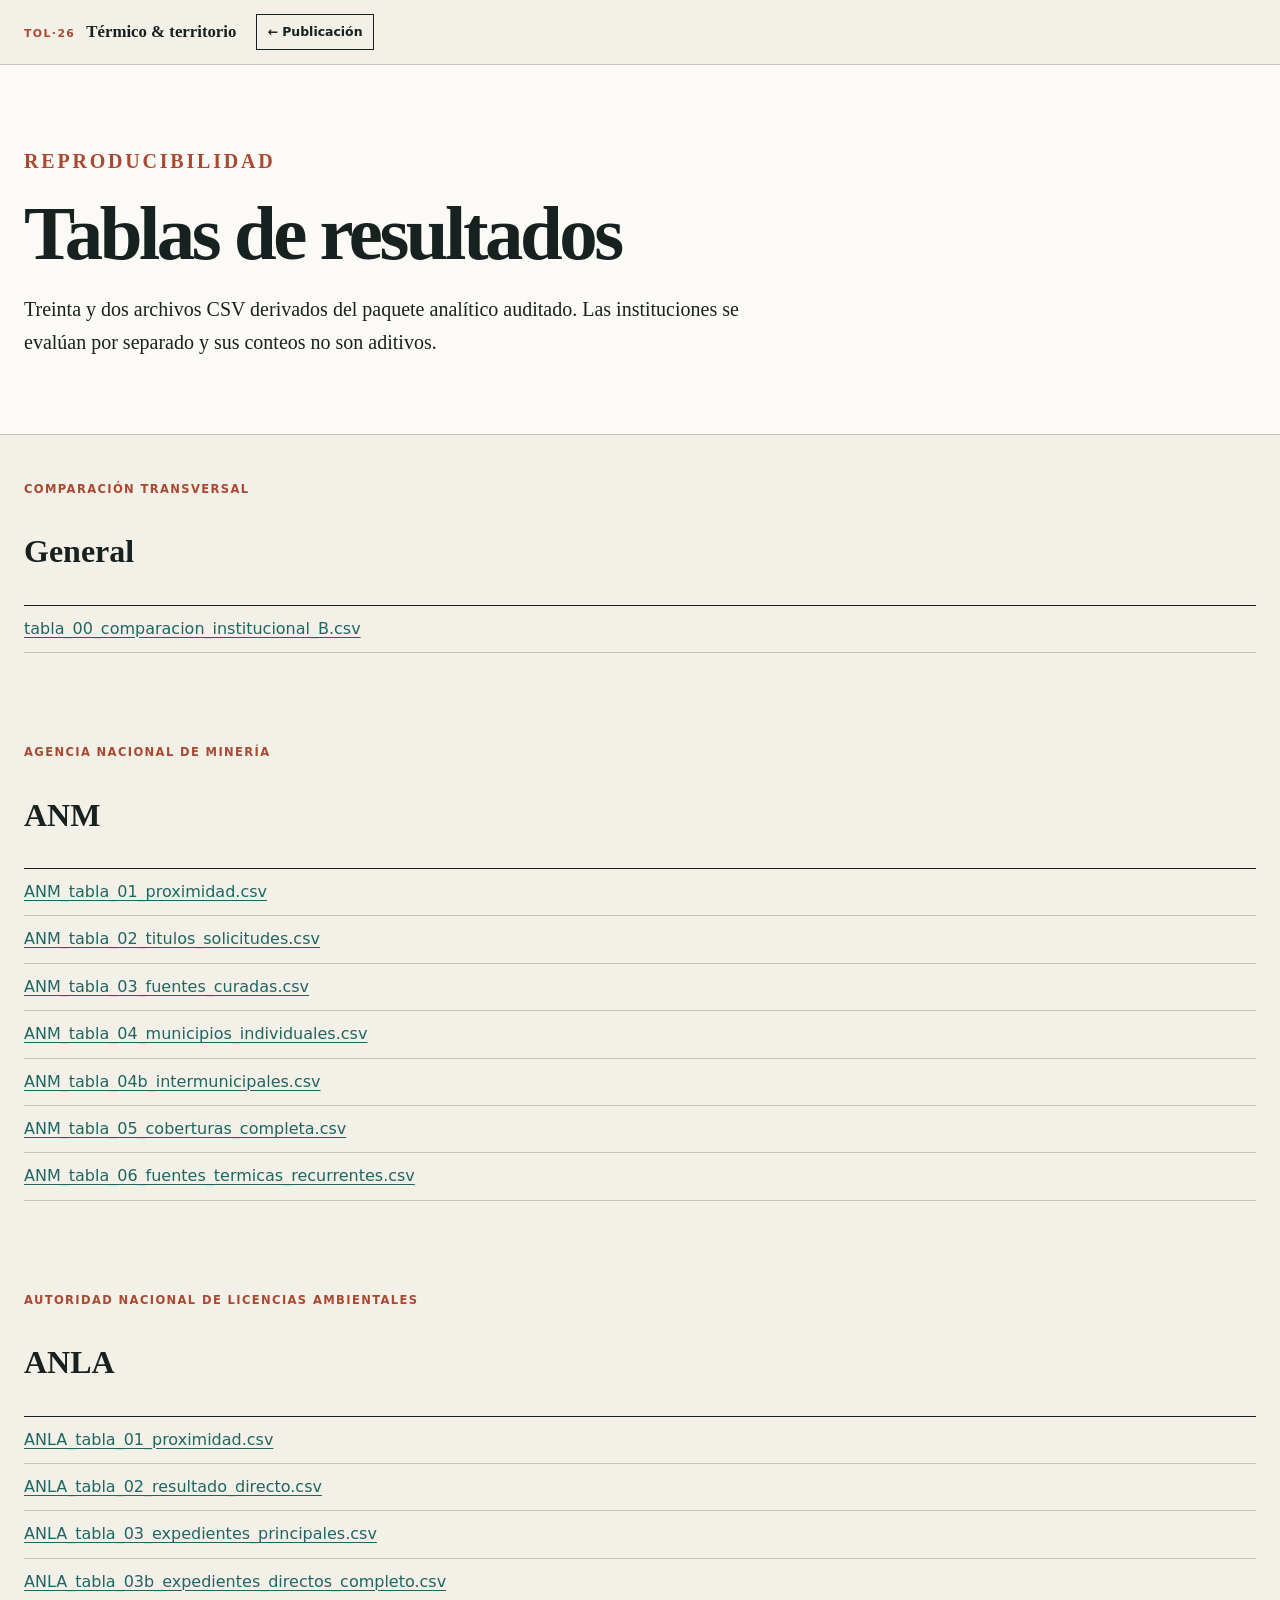
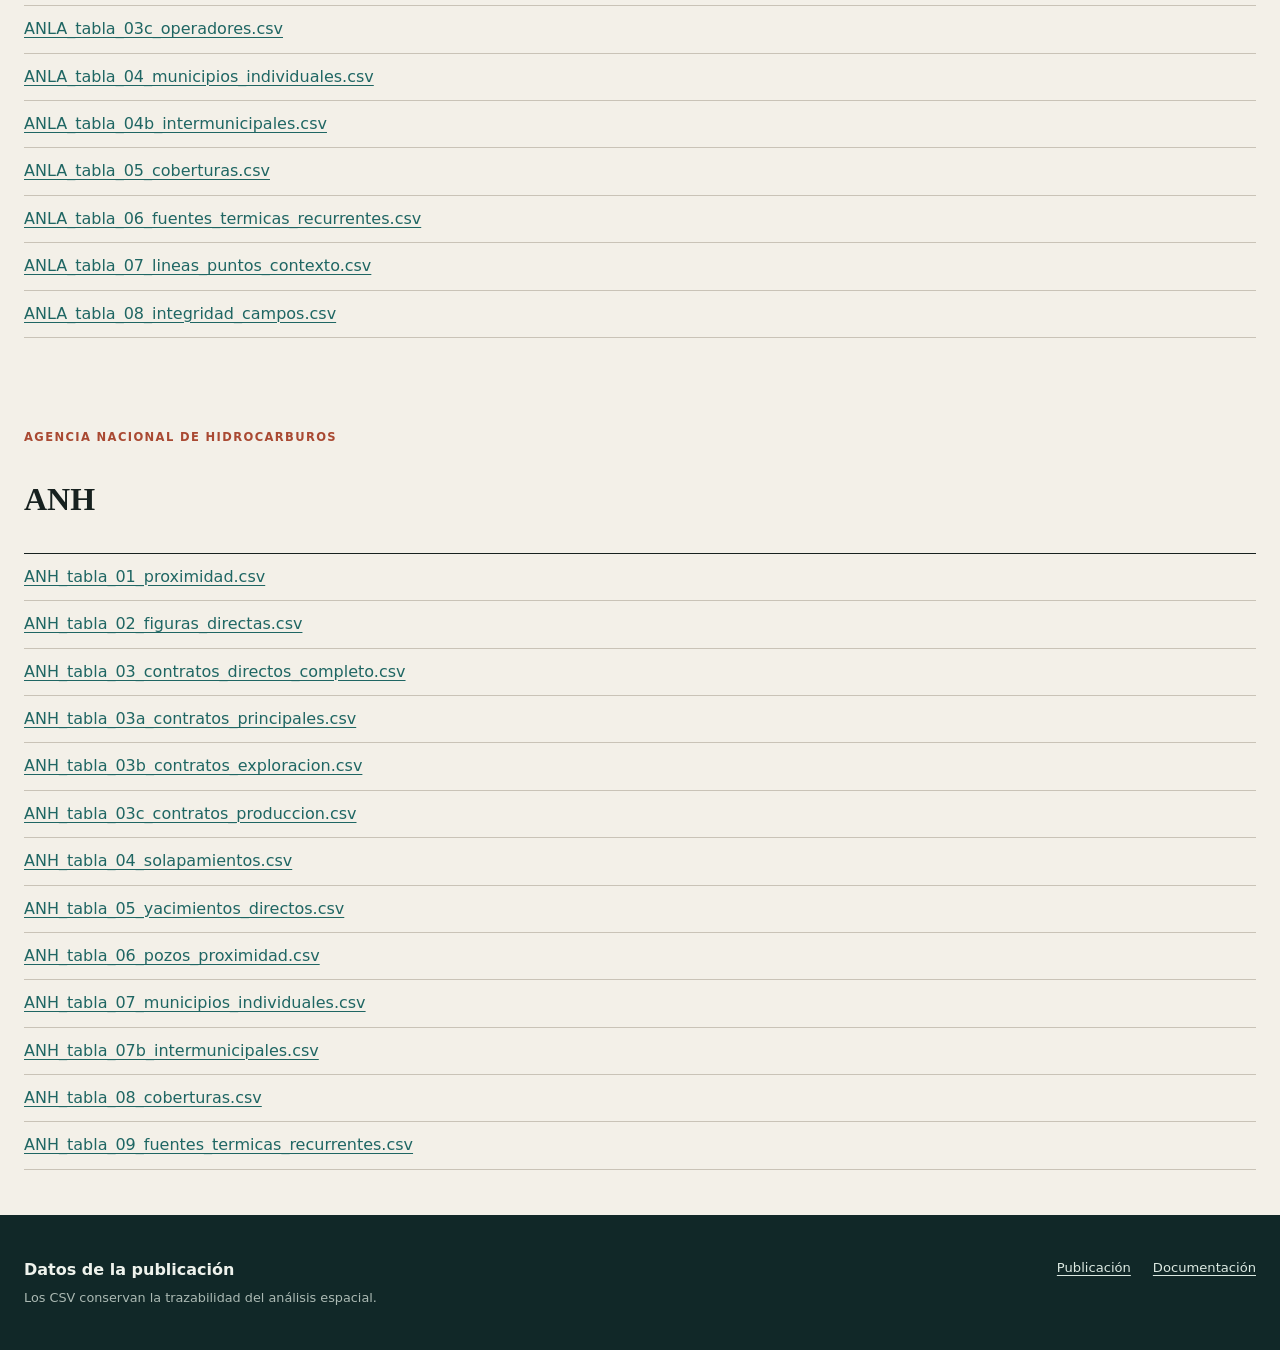
<file: data/index.html>
<!doctype html>
<html lang="es">
<head><meta charset="utf-8"><meta name="viewport" content="width=device-width,initial-scale=1"><meta name="description" content="Tablas CSV de la publicación sobre episodios térmicos en Tolima."><title>Datos · Térmico &amp; territorio</title><link rel="stylesheet" href="../assets/css/styles.css"></head>
<body>
<header class="site-header"><div class="nav-wrap"><a class="brand" href="../"><span class="brand-index">TOL·26</span><span class="brand-name">Térmico &amp; territorio</span></a><a class="button" href="../">← Publicación</a></div></header>
<main>
  <header class="hero"><div class="hero-inner"><p class="overline">Reproducibilidad</p><h1>Tablas de resultados</h1><p>Treinta y dos archivos CSV derivados del paquete analítico auditado. Las instituciones se evalúan por separado y sus conteos no son aditivos.</p></div></header>
  <section class="section compact"><div class="container"><div class="eyebrow">Comparación transversal</div><h2>General</h2><ul class="refs"><li><a href="tables/GENERAL/tabla_00_comparacion_institucional_B.csv" download>tabla_00_comparacion_institucional_B.csv</a></li></ul></div></section>
  <section class="section compact"><div class="container"><div class="eyebrow">Agencia Nacional de Minería</div><h2>ANM</h2><ul class="refs">
    <li><a href="tables/ANM/ANM_tabla_01_proximidad.csv" download>ANM_tabla_01_proximidad.csv</a></li><li><a href="tables/ANM/ANM_tabla_02_titulos_solicitudes.csv" download>ANM_tabla_02_titulos_solicitudes.csv</a></li><li><a href="tables/ANM/ANM_tabla_03_fuentes_curadas.csv" download>ANM_tabla_03_fuentes_curadas.csv</a></li><li><a href="tables/ANM/ANM_tabla_04_municipios_individuales.csv" download>ANM_tabla_04_municipios_individuales.csv</a></li><li><a href="tables/ANM/ANM_tabla_04b_intermunicipales.csv" download>ANM_tabla_04b_intermunicipales.csv</a></li><li><a href="tables/ANM/ANM_tabla_05_coberturas_completa.csv" download>ANM_tabla_05_coberturas_completa.csv</a></li><li><a href="tables/ANM/ANM_tabla_06_fuentes_termicas_recurrentes.csv" download>ANM_tabla_06_fuentes_termicas_recurrentes.csv</a></li>
  </ul></div></section>
  <section class="section compact"><div class="container"><div class="eyebrow">Autoridad Nacional de Licencias Ambientales</div><h2>ANLA</h2><ul class="refs">
    <li><a href="tables/ANLA/ANLA_tabla_01_proximidad.csv" download>ANLA_tabla_01_proximidad.csv</a></li><li><a href="tables/ANLA/ANLA_tabla_02_resultado_directo.csv" download>ANLA_tabla_02_resultado_directo.csv</a></li><li><a href="tables/ANLA/ANLA_tabla_03_expedientes_principales.csv" download>ANLA_tabla_03_expedientes_principales.csv</a></li><li><a href="tables/ANLA/ANLA_tabla_03b_expedientes_directos_completo.csv" download>ANLA_tabla_03b_expedientes_directos_completo.csv</a></li><li><a href="tables/ANLA/ANLA_tabla_03c_operadores.csv" download>ANLA_tabla_03c_operadores.csv</a></li><li><a href="tables/ANLA/ANLA_tabla_04_municipios_individuales.csv" download>ANLA_tabla_04_municipios_individuales.csv</a></li><li><a href="tables/ANLA/ANLA_tabla_04b_intermunicipales.csv" download>ANLA_tabla_04b_intermunicipales.csv</a></li><li><a href="tables/ANLA/ANLA_tabla_05_coberturas.csv" download>ANLA_tabla_05_coberturas.csv</a></li><li><a href="tables/ANLA/ANLA_tabla_06_fuentes_termicas_recurrentes.csv" download>ANLA_tabla_06_fuentes_termicas_recurrentes.csv</a></li><li><a href="tables/ANLA/ANLA_tabla_07_lineas_puntos_contexto.csv" download>ANLA_tabla_07_lineas_puntos_contexto.csv</a></li><li><a href="tables/ANLA/ANLA_tabla_08_integridad_campos.csv" download>ANLA_tabla_08_integridad_campos.csv</a></li>
  </ul></div></section>
  <section class="section compact"><div class="container"><div class="eyebrow">Agencia Nacional de Hidrocarburos</div><h2>ANH</h2><ul class="refs">
    <li><a href="tables/ANH/ANH_tabla_01_proximidad.csv" download>ANH_tabla_01_proximidad.csv</a></li><li><a href="tables/ANH/ANH_tabla_02_figuras_directas.csv" download>ANH_tabla_02_figuras_directas.csv</a></li><li><a href="tables/ANH/ANH_tabla_03_contratos_directos_completo.csv" download>ANH_tabla_03_contratos_directos_completo.csv</a></li><li><a href="tables/ANH/ANH_tabla_03a_contratos_principales.csv" download>ANH_tabla_03a_contratos_principales.csv</a></li><li><a href="tables/ANH/ANH_tabla_03b_contratos_exploracion.csv" download>ANH_tabla_03b_contratos_exploracion.csv</a></li><li><a href="tables/ANH/ANH_tabla_03c_contratos_produccion.csv" download>ANH_tabla_03c_contratos_produccion.csv</a></li><li><a href="tables/ANH/ANH_tabla_04_solapamientos.csv" download>ANH_tabla_04_solapamientos.csv</a></li><li><a href="tables/ANH/ANH_tabla_05_yacimientos_directos.csv" download>ANH_tabla_05_yacimientos_directos.csv</a></li><li><a href="tables/ANH/ANH_tabla_06_pozos_proximidad.csv" download>ANH_tabla_06_pozos_proximidad.csv</a></li><li><a href="tables/ANH/ANH_tabla_07_municipios_individuales.csv" download>ANH_tabla_07_municipios_individuales.csv</a></li><li><a href="tables/ANH/ANH_tabla_07b_intermunicipales.csv" download>ANH_tabla_07b_intermunicipales.csv</a></li><li><a href="tables/ANH/ANH_tabla_08_coberturas.csv" download>ANH_tabla_08_coberturas.csv</a></li><li><a href="tables/ANH/ANH_tabla_09_fuentes_termicas_recurrentes.csv" download>ANH_tabla_09_fuentes_termicas_recurrentes.csv</a></li>
  </ul></div></section>
</main>
<footer class="site-footer"><div><strong>Datos de la publicación</strong><p>Los CSV conservan la trazabilidad del análisis espacial.</p></div><nav><a href="../">Publicación</a><a href="../docs/">Documentación</a></nav></footer>
</body></html>
</file>
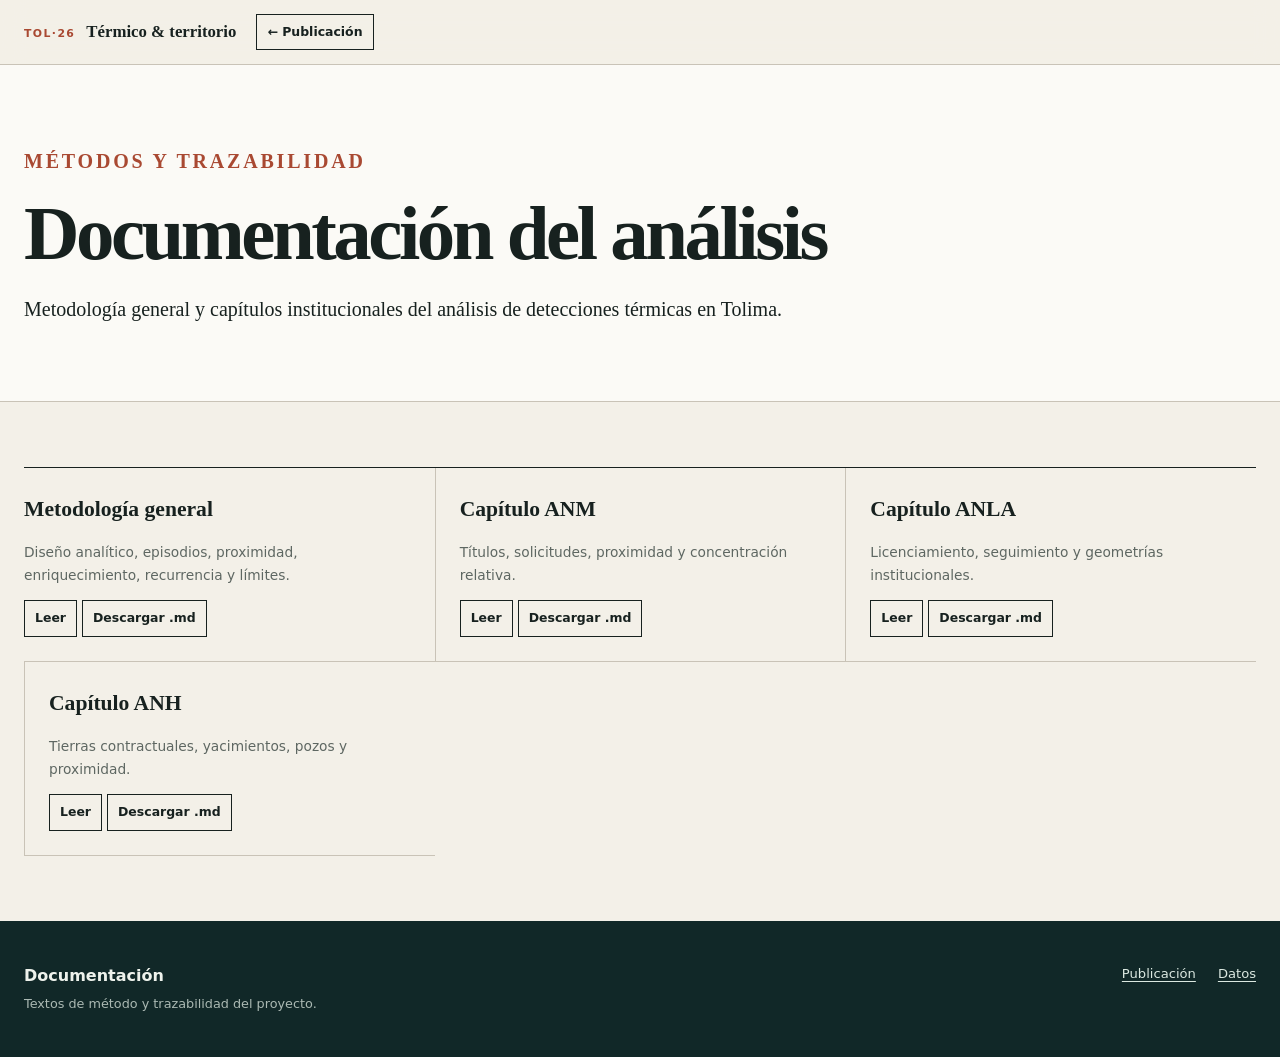
<file: docs/index.html>
<!doctype html>
<html lang="es">
<head><meta charset="utf-8"><meta name="viewport" content="width=device-width,initial-scale=1"><meta name="description" content="Documentación metodológica y analítica de la publicación Térmico y territorio."><title>Documentación · Térmico &amp; territorio</title><link rel="stylesheet" href="../assets/css/styles.css"></head>
<body>
<header class="site-header"><div class="nav-wrap"><a class="brand" href="../"><span class="brand-index">TOL·26</span><span class="brand-name">Térmico &amp; territorio</span></a><a class="button" href="../">← Publicación</a></div></header>
<main>
  <header class="hero"><div class="hero-inner"><p class="overline">Métodos y trazabilidad</p><h1>Documentación del análisis</h1><p>Metodología general y capítulos institucionales del análisis de detecciones térmicas en Tolima.</p></div></header>
  <section class="section"><div class="container"><div class="download-grid">
    <article class="download-card"><h3>Metodología general</h3><p>Diseño analítico, episodios, proximidad, enriquecimiento, recurrencia y límites.</p><a class="button" href="../documento.html?file=docs/01_metodologia_general_v2.md&amp;title=Metodolog%C3%ADa%20general">Leer</a><a class="button" href="01_metodologia_general_v2.md" download>Descargar .md</a></article>
    <article class="download-card"><h3>Capítulo ANM</h3><p>Títulos, solicitudes, proximidad y concentración relativa.</p><a class="button" href="../documento.html?file=docs/02_ANM_v2.md&amp;title=Cap%C3%ADtulo%20ANM">Leer</a><a class="button" href="02_ANM_v2.md" download>Descargar .md</a></article>
    <article class="download-card"><h3>Capítulo ANLA</h3><p>Licenciamiento, seguimiento y geometrías institucionales.</p><a class="button" href="../documento.html?file=docs/03_ANLA_v2.md&amp;title=Cap%C3%ADtulo%20ANLA">Leer</a><a class="button" href="03_ANLA_v2.md" download>Descargar .md</a></article>
    <article class="download-card"><h3>Capítulo ANH</h3><p>Tierras contractuales, yacimientos, pozos y proximidad.</p><a class="button" href="../documento.html?file=docs/04_ANH_v2.md&amp;title=Cap%C3%ADtulo%20ANH">Leer</a><a class="button" href="04_ANH_v2.md" download>Descargar .md</a></article>
  </div></div></section>
</main>
<footer class="site-footer"><div><strong>Documentación</strong><p>Textos de método y trazabilidad del proyecto.</p></div><nav><a href="../">Publicación</a><a href="../data/">Datos</a></nav></footer>
</body></html>
</file>
<file: assets/css/styles.css>
:root {
  --paper: #f3f0e8;
  --paper-deep: #e8e2d6;
  --surface: #fbfaf6;
  --ink: #17211f;
  --muted: #5e6762;
  --rule: #c9c3b7;
  --accent: #a94932;
  --accent-dark: #783524;
  --teal: #1f6663;
  --night: #112828;
  --map-bg: #d9d7cd;
  --max: 1320px;
  --reading: 820px;
  --sans: Inter, ui-sans-serif, system-ui, -apple-system, BlinkMacSystemFont, "Segoe UI", sans-serif;
  --serif: Iowan Old Style, Palatino Linotype, Book Antiqua, Palatino, Georgia, serif;
}

[data-theme="dark"] {
  --paper: #131a19;
  --paper-deep: #1b2523;
  --surface: #1c2523;
  --ink: #edf0e9;
  --muted: #aeb7b1;
  --rule: #3a4743;
  --accent: #e28165;
  --accent-dark: #ef9a80;
  --teal: #78b8b2;
  --night: #091311;
  --map-bg: #25302d;
}

* { box-sizing: border-box; }
html { scroll-behavior: smooth; scroll-padding-top: 74px; }
body {
  margin: 0;
  color: var(--ink);
  background: var(--paper);
  font-family: var(--sans);
  font-size: 16px;
  line-height: 1.65;
  text-rendering: optimizeLegibility;
}
a { color: var(--teal); text-decoration-thickness: .07em; text-underline-offset: .2em; }
a:hover { color: var(--accent); }
img { display: block; max-width: 100%; }
button { font: inherit; }
[hidden] { display: none !important; }

:focus-visible { outline: 3px solid var(--accent); outline-offset: 3px; }
.skip-link { position: fixed; z-index: 2000; left: 16px; top: -70px; padding: 10px 14px; background: var(--ink); color: var(--paper); }
.skip-link:focus { top: 12px; }
#reading-progress { position: fixed; z-index: 1500; top: 0; left: 0; width: 0; height: 3px; background: var(--accent); }

.site-header { position: sticky; top: 0; z-index: 1000; background: color-mix(in srgb, var(--paper), transparent 4%); border-bottom: 1px solid var(--rule); backdrop-filter: blur(12px); }
.nav-wrap { max-width: var(--max); min-height: 64px; margin: 0 auto; padding: 0 24px; display: flex; align-items: center; gap: 20px; }
.brand { display: inline-flex; align-items: baseline; gap: 11px; color: var(--ink); text-decoration: none; white-space: nowrap; }
.brand-index { font-size: .68rem; line-height: 1; letter-spacing: .13em; font-weight: 850; color: var(--accent); }
.brand-name { font-family: var(--serif); font-size: 1.05rem; font-weight: 700; }
.nav-links { display: flex; align-items: center; gap: 2px; margin-left: auto; }
.nav-links a { padding: 20px 9px 17px; border-bottom: 3px solid transparent; color: var(--muted); text-decoration: none; font-size: .76rem; font-weight: 750; letter-spacing: .035em; }
.nav-links a:hover, .nav-links a.active { color: var(--ink); border-bottom-color: var(--accent); }
.theme-toggle, .nav-toggle { border: 0; background: transparent; color: var(--ink); padding: 8px 0; cursor: pointer; font-size: .74rem; font-weight: 800; text-transform: uppercase; letter-spacing: .08em; }
.theme-toggle { margin-left: 8px; }
.nav-toggle { display: none; margin-left: auto; }

.masthead { border-bottom: 1px solid var(--rule); background: var(--surface); }
.masthead-inner { max-width: var(--max); margin: 0 auto; padding: clamp(70px, 10vw, 140px) 24px 0; }
.overline { margin: 0 0 18px; color: var(--accent); font-size: .73rem; font-weight: 850; letter-spacing: .14em; text-transform: uppercase; }
.masthead h1 { max-width: 1080px; margin: 0; font-family: var(--serif); font-size: clamp(3rem, 7vw, 6.6rem); line-height: .95; letter-spacing: -.055em; font-weight: 650; }
.standfirst { max-width: 910px; margin: 38px 0 24px; font-family: var(--serif); font-size: clamp(1.3rem, 2.2vw, 1.85rem); line-height: 1.42; }
.byline { max-width: 920px; padding: 17px 0 36px; border-top: 1px solid var(--rule); display: flex; justify-content: space-between; gap: 24px; color: var(--muted); font-size: .83rem; }
.study-facts { margin: 0 -24px; padding: 0 24px; border-top: 1px solid var(--rule); display: grid; grid-template-columns: repeat(4, 1fr); }
.study-facts div { min-height: 145px; padding: 24px 22px 22px 0; border-right: 1px solid var(--rule); }
.study-facts div + div { padding-left: 22px; }
.study-facts div:last-child { border-right: 0; }
.study-facts dt { color: var(--muted); font-size: .71rem; font-weight: 800; text-transform: uppercase; letter-spacing: .1em; }
.study-facts dd { margin: 8px 0 3px; font-family: var(--serif); font-size: clamp(2rem, 4vw, 3.2rem); line-height: 1; }
.study-facts span { color: var(--muted); font-size: .78rem; }

.editorial-section, .agency-chapter { max-width: var(--max); margin: 0 auto; padding: clamp(82px, 10vw, 142px) 24px; }
.paper-band { max-width: none; padding-left: max(24px, calc((100vw - var(--max)) / 2 + 24px)); padding-right: max(24px, calc((100vw - var(--max)) / 2 + 24px)); background: var(--paper-deep); border-top: 1px solid var(--rule); border-bottom: 1px solid var(--rule); }
.reading-grid { display: grid; grid-template-columns: 180px minmax(0, var(--reading)); gap: 40px; align-items: start; }
.section-label { position: sticky; top: 94px; padding-top: 9px; border-top: 1px solid var(--ink); font-size: .72rem; font-weight: 850; text-transform: uppercase; letter-spacing: .1em; }
.section-label span { color: var(--accent); margin-right: 10px; }
.section-copy h2, .agency-chapter h2, .citation-block h2 { margin: 0; font-family: var(--serif); font-weight: 650; font-size: clamp(2.4rem, 5vw, 4.8rem); line-height: 1.02; letter-spacing: -.04em; }
.lede { max-width: var(--reading); font-family: var(--serif); font-size: clamp(1.16rem, 1.8vw, 1.45rem); line-height: 1.55; }
.section-copy > p:last-child { color: var(--muted); }
.citation { font-family: var(--sans); font-size: .65em; vertical-align: super; font-weight: 850; text-decoration: none; }

.result-ledger { max-width: 1000px; margin: 70px 0 40px 220px; border-top: 2px solid var(--ink); border-bottom: 2px solid var(--ink); }
.result-ledger > div, .result-ledger > a { display: grid; grid-template-columns: 1fr 1.45fr 1fr 1fr; gap: 18px; align-items: baseline; padding: 17px 0; border-bottom: 1px solid var(--rule); }
.result-ledger > a:last-child { border-bottom: 0; }
.result-ledger a { color: var(--ink); text-decoration: none; }
.result-ledger a:hover strong { color: var(--accent); }
.ledger-head { color: var(--muted); font-size: .69rem; font-weight: 850; text-transform: uppercase; letter-spacing: .08em; }
.result-ledger strong { font-family: var(--serif); font-size: 1.7rem; }
.result-ledger a > span { font-variant-numeric: tabular-nums; font-size: 1.05rem; }
.result-ledger small { display: block; color: var(--muted); font-size: .75rem; }
.margin-note { color: var(--muted); font-size: .88rem; border-left: 3px solid var(--accent); padding: 4px 0 4px 18px; }
.margin-note strong { color: var(--ink); }
.wide-note { max-width: 760px; margin: 0 0 64px 220px; }

figure { margin: 0; }
.publication-figure { background: var(--surface); border-top: 1px solid var(--rule); }
.publication-figure img { width: 100%; height: auto; background: #fff; }
.publication-figure figcaption, .atlas-map figcaption { color: var(--muted); font-size: .82rem; line-height: 1.5; }
.publication-figure figcaption { padding: 13px 4px; border-bottom: 1px solid var(--rule); }
.publication-figure figcaption b, .atlas-map figcaption b { color: var(--ink); }
.breakout { max-width: 1080px; margin-left: auto; }

.method-sequence { max-width: 1000px; margin: 64px 0 54px 220px; padding: 0; list-style: none; border-top: 1px solid var(--ink); }
.method-sequence li { display: grid; grid-template-columns: 84px 180px 1fr; gap: 20px; padding: 24px 0; border-bottom: 1px solid var(--rule); }
.method-sequence li > span { color: var(--accent); font-weight: 850; font-size: .74rem; letter-spacing: .08em; }
.method-sequence h3 { margin: 0; font-family: var(--serif); font-size: 1.45rem; }
.method-sequence p { margin: 0; color: var(--muted); }
.method-notes { display: grid; grid-template-columns: repeat(3, 1fr); gap: 28px; margin: 0 0 30px 220px; max-width: 1000px; }
.method-notes p { margin: 0; padding-top: 15px; border-top: 3px solid var(--ink); font-size: .86rem; color: var(--muted); }
.method-notes strong { color: var(--ink); text-transform: uppercase; font-size: .72rem; letter-spacing: .08em; }
.text-action, .chapter-document { text-align: right; margin: 36px 0 0; }
.text-action a, .chapter-document a { color: var(--ink); font-weight: 750; text-decoration-color: var(--accent); }

.agency-chapter { border-top: 1px solid var(--rule); }
.chapter-tint { max-width: none; padding-left: max(24px, calc((100vw - var(--max)) / 2 + 24px)); padding-right: max(24px, calc((100vw - var(--max)) / 2 + 24px)); background: color-mix(in srgb, var(--teal), transparent 94%); }
.chapter-intro { display: grid; grid-template-columns: 80px minmax(0, var(--reading)) 1fr; gap: 34px; align-items: start; }
.chapter-number { padding-top: 9px; border-top: 2px solid var(--accent); color: var(--accent); font-size: .74rem; font-weight: 850; letter-spacing: .1em; }
.chapter-intro .overline { margin-bottom: 14px; }
.chapter-aside { align-self: end; margin-bottom: 24px; padding-left: 18px; border-left: 1px solid var(--rule); display: grid; gap: 7px; color: var(--muted); font-size: .8rem; }
.chapter-aside strong { color: var(--ink); font-size: .7rem; text-transform: uppercase; letter-spacing: .08em; }
.chapter-metrics { margin: 56px 0 36px 114px; border-top: 1px solid var(--ink); border-bottom: 1px solid var(--ink); display: grid; grid-template-columns: repeat(4, 1fr); }
.chapter-metrics div { padding: 17px 16px 17px 0; border-right: 1px solid var(--rule); }
.chapter-metrics div + div { padding-left: 16px; }
.chapter-metrics div:last-child { border-right: 0; }
.chapter-metrics dt { color: var(--muted); font-size: .68rem; font-weight: 800; text-transform: uppercase; letter-spacing: .08em; }
.chapter-metrics dd { margin: 5px 0 0; font-family: var(--serif); font-size: clamp(1.7rem, 3vw, 2.7rem); line-height: 1; }

.atlas-map { margin: 0; background: var(--map-bg); border: 1px solid var(--rule); }
.map-image-link { display: block; position: relative; color: inherit; overflow: hidden; }
.map-image-link img { width: 100%; transition: transform .35s ease, filter .35s ease; }
.map-image-link > span { position: absolute; right: 18px; bottom: 18px; padding: 8px 11px; background: rgba(17, 33, 31, .88); color: white; font-size: .72rem; font-weight: 800; text-transform: uppercase; letter-spacing: .07em; }
.map-image-link:hover img { transform: scale(1.008); filter: contrast(1.02); }
.atlas-map figcaption { display: grid; grid-template-columns: 1fr auto; gap: 26px; padding: 17px 20px; background: var(--surface); border-top: 1px solid var(--rule); }
.figure-actions { display: flex; flex-wrap: wrap; gap: 13px; align-items: start; }
.figure-actions a { color: var(--ink); font-weight: 780; text-decoration-color: var(--accent); white-space: nowrap; }
.evidence-grid { margin: 36px 0 0 114px; display: grid; grid-template-columns: 1fr 1fr; gap: 28px; }
.evidence-more { margin: 26px 0 0 114px; border-top: 1px solid var(--ink); border-bottom: 1px solid var(--ink); }
.evidence-more summary { cursor: pointer; padding: 15px 0; font-weight: 800; }
.evidence-more .inside { margin: 0; padding: 10px 0 28px; }

.recurrence-comparison { max-width: 1000px; margin: 66px 0 0 220px; display: grid; grid-template-columns: 1fr 1fr; border-top: 2px solid var(--ink); border-bottom: 2px solid var(--ink); }
.recurrence-comparison article { padding: 26px 28px 26px 0; }
.recurrence-comparison article + article { padding-left: 28px; border-left: 1px solid var(--rule); }
.recurrence-comparison header > span { color: var(--accent); font-size: .7rem; font-weight: 850; text-transform: uppercase; letter-spacing: .1em; }
.recurrence-comparison h3 { margin: 4px 0 24px; font-family: var(--serif); font-size: 1.8rem; }
.recurrence-comparison dl { margin: 0; }
.recurrence-comparison dl div { display: grid; grid-template-columns: 1fr 1.35fr; gap: 14px; padding: 8px 0; border-top: 1px solid var(--rule); }
.recurrence-comparison dt { color: var(--muted); font-size: .78rem; }
.recurrence-comparison dd { margin: 0; font-size: .84rem; font-weight: 650; }

.resource-list { max-width: 1000px; margin: 65px 0 0 220px; border-top: 2px solid var(--ink); }
.resource-list a { display: grid; grid-template-columns: 70px 1fr 2fr 30px; gap: 16px; align-items: baseline; padding: 24px 0; border-bottom: 1px solid var(--rule); color: var(--ink); text-decoration: none; }
.resource-list a > span { color: var(--accent); font-size: .72rem; font-weight: 850; }
.resource-list strong { font-family: var(--serif); font-size: 1.25rem; }
.resource-list small { color: var(--muted); }
.resource-list a:hover strong { color: var(--accent); }
.bibliography { max-width: 1000px; margin: 58px 0 0 220px; padding: 0; list-style: none; border-top: 1px solid var(--ink); }
.bibliography li { padding: 15px 0; border-bottom: 1px solid var(--rule); }
.bibliography a { color: var(--ink); text-decoration: none; }
.bibliography a:hover { color: var(--accent); }
.citation-block { max-width: var(--max); margin: 0 auto 110px; padding: 46px 24px; border-top: 2px solid var(--ink); border-bottom: 1px solid var(--ink); display: grid; grid-template-columns: 1fr 210px; gap: 40px; align-items: end; }
.citation-block h2 { font-size: clamp(2rem, 4vw, 3.4rem); }
.citation-block p:not(.overline) { max-width: 820px; margin-bottom: 0; font-family: var(--serif); font-size: 1.08rem; }
.copy-button { border: 1px solid var(--ink); background: transparent; color: var(--ink); padding: 11px 15px; cursor: pointer; font-weight: 800; }
.copy-button:hover { background: var(--ink); color: var(--paper); }
.copy-status { display: block; min-height: 1.4em; margin-top: 8px; color: var(--muted); font-size: .75rem; }

.site-footer { padding: 42px max(24px, calc((100vw - var(--max)) / 2 + 24px)); background: var(--night); color: #eef2ec; display: flex; justify-content: space-between; gap: 32px; }
.site-footer p { margin: 4px 0 0; color: #abb9b3; font-size: .8rem; }
.site-footer nav { display: flex; align-items: start; gap: 22px; }
.site-footer a { color: #dbe8e1; font-size: .82rem; }

/* Supporting indexes and documents */
.container { max-width: var(--max); margin: 0 auto; padding: 0 24px; }
.hero { padding: 80px 0 55px; border-bottom: 1px solid var(--rule); background: var(--surface); }
.hero-inner { max-width: var(--max); margin: 0 auto; padding: 0 24px; }
.hero h1 { max-width: 960px; margin: 0; font-family: var(--serif); font-size: clamp(2.8rem, 6vw, 5.4rem); line-height: 1; letter-spacing: -.045em; }
.hero p { max-width: 760px; font-family: var(--serif); font-size: 1.25rem; }
.kicker, .eyebrow { color: var(--accent); font-size: .72rem; font-weight: 850; text-transform: uppercase; letter-spacing: .12em; }
.section { padding: 65px 0; }.section.compact { padding: 45px 0; }
.section h2 { font-family: var(--serif); font-size: 2rem; }
.download-grid { display: grid; grid-template-columns: repeat(3, 1fr); gap: 0; border-top: 1px solid var(--ink); }
.download-card { padding: 24px 24px 24px 0; border-bottom: 1px solid var(--rule); }
.download-card + .download-card { padding-left: 24px; border-left: 1px solid var(--rule); }
.download-card h3 { margin: 0; font-family: var(--serif); font-size: 1.35rem; }
.download-card p { color: var(--muted); font-size: .86rem; }
.button { display: inline-flex; padding: 7px 10px; border: 1px solid var(--ink); color: var(--ink); text-decoration: none; font-size: .78rem; font-weight: 800; }
.button:hover { background: var(--ink); color: var(--paper); }
.button + .button { margin-left: 5px; }
.refs { list-style: none; margin: 20px 0 0; padding: 0; border-top: 1px solid var(--ink); }
.refs li { padding: 10px 0; border-bottom: 1px solid var(--rule); }

/* Document reader */
.doc-top { position: sticky; top: 0; z-index: 20; background: var(--paper); border-bottom: 1px solid var(--rule); }
.doc-top .container { min-height: 64px; display: flex; gap: 12px; align-items: center; }
.doc-title { font-family: var(--serif); font-weight: 700; margin-right: auto; }
.doc-wrap { max-width: 940px; margin: 0 auto; padding: 70px 24px 100px; }
.doc-content { background: var(--surface); border-top: 2px solid var(--ink); padding: clamp(24px, 5vw, 58px); }
.doc-content h1, .doc-content h2, .doc-content h3 { font-family: var(--serif); line-height: 1.15; letter-spacing: -.02em; }
.doc-content h1 { font-size: clamp(2.2rem, 5vw, 3.8rem); }
.doc-content h2 { margin-top: 2.2em; padding-top: .8em; border-top: 1px solid var(--rule); }
.doc-content table { width: 100%; border-collapse: collapse; display: block; overflow-x: auto; margin: 20px 0; }
.doc-content img { display: block; width: 100%; height: auto; margin: 24px 0 10px; }
.doc-content th, .doc-content td { padding: 8px 10px; border: 1px solid var(--rule); text-align: left; white-space: nowrap; }
.doc-content th { background: var(--paper-deep); }
.doc-content pre { overflow: auto; padding: 16px; background: var(--night); color: #fff; }
.doc-error { padding: 30px; color: var(--muted); }
code { background: var(--paper-deep); padding: 1px 4px; }

/* OpenSeadragon viewer */
.viewer-body { height: 100vh; overflow: hidden; background: #07100f; color: white; }
.viewer-shell { height: 100vh; display: grid; grid-template-rows: auto 1fr; }
.viewer-toolbar { min-height: 58px; padding: 8px 12px; display: flex; align-items: center; gap: 7px; background: #0b1514; border-bottom: 1px solid #36413f; z-index: 10; }
.viewer-title { margin-right: auto; overflow: hidden; text-overflow: ellipsis; white-space: nowrap; font-family: var(--serif); font-weight: 700; }
.viewer-btn { border: 1px solid #46514f; background: #182321; color: white; padding: 7px 10px; text-decoration: none; cursor: pointer; font-size: .8rem; }
.viewer-btn:hover { background: #283633; color: white; }
#osd-viewer { width: 100%; height: 100%; background: #07100f; }
.viewer-missing { height: 100%; display: grid; place-items: center; padding: 32px; text-align: center; color: #bdc8c4; }
.viewer-missing strong { display: block; color: white; font-family: var(--serif); font-size: 1.35rem; }

@media (max-width: 1040px) {
  .nav-toggle { display: block; }
  .nav-links { position: absolute; left: 0; right: 0; top: 64px; display: none; margin: 0; padding: 8px 24px 18px; background: var(--paper); border-bottom: 1px solid var(--rule); }
  .nav-links.open { display: grid; grid-template-columns: repeat(4, 1fr); }
  .nav-links a { padding: 10px 6px; border-bottom: 1px solid var(--rule); }
  .theme-toggle { margin-left: 0; }
  .chapter-intro { grid-template-columns: 58px 1fr; }
  .chapter-aside { grid-column: 2; margin: 0; }
  .chapter-metrics, .evidence-grid, .evidence-more { margin-left: 92px; }
}

@media (max-width: 760px) {
  html { scroll-padding-top: 60px; }
  .nav-wrap { min-height: 58px; padding: 0 16px; gap: 12px; }
  .brand-name { display: none; }
  .nav-links { top: 58px; padding: 8px 16px 16px; }
  .nav-links.open { grid-template-columns: 1fr 1fr; }
  .masthead-inner { padding-left: 18px; padding-right: 18px; }
  .masthead h1 { font-size: clamp(2.7rem, 15vw, 4.4rem); }
  .standfirst { margin-top: 28px; }
  .byline { display: grid; gap: 6px; }
  .study-facts { grid-template-columns: 1fr 1fr; margin: 0 -18px; padding: 0 18px; }
  .study-facts div { min-height: 122px; border-bottom: 1px solid var(--rule); }
  .study-facts div:nth-child(2) { border-right: 0; }
  .editorial-section, .agency-chapter, .paper-band, .chapter-tint { padding-left: 18px; padding-right: 18px; }
  .reading-grid { grid-template-columns: 1fr; gap: 22px; }
  .section-label { position: static; max-width: 150px; }
  .result-ledger, .wide-note, .method-sequence, .method-notes, .recurrence-comparison, .resource-list, .bibliography { margin-left: 0; }
  .ledger-head { display: none !important; }
  .result-ledger > a { grid-template-columns: .65fr 1.4fr 1fr; gap: 10px; }
  .result-ledger > a > span:last-child { grid-column: 3; }
  .result-ledger > a > span:nth-child(3) { display: none; }
  .method-sequence li { grid-template-columns: 44px 1fr; }
  .method-sequence li > div { grid-column: 2; }
  .method-notes { grid-template-columns: 1fr; }
  .chapter-intro { grid-template-columns: 42px 1fr; gap: 16px; }
  .chapter-aside { grid-column: 1 / -1; }
  .chapter-metrics { margin-left: 0; grid-template-columns: 1fr 1fr; }
  .chapter-metrics div:nth-child(2) { border-right: 0; }
  .chapter-metrics div:nth-child(-n+2) { border-bottom: 1px solid var(--rule); }
  .atlas-map figcaption { grid-template-columns: 1fr; }
  .evidence-grid { margin-left: 0; grid-template-columns: 1fr; }
  .evidence-more { margin-left: 0; }
  .recurrence-comparison { grid-template-columns: 1fr; }
  .recurrence-comparison article { padding: 24px 0; }
  .recurrence-comparison article + article { padding-left: 0; border-left: 0; border-top: 1px solid var(--rule); }
  .resource-list a { grid-template-columns: 40px 1fr 25px; }
  .resource-list small { grid-column: 2; }
  .resource-list b { grid-column: 3; grid-row: 1; }
  .citation-block { margin-bottom: 70px; padding: 40px 18px; grid-template-columns: 1fr; }
  .site-footer { padding-left: 18px; padding-right: 18px; display: grid; }
  .site-footer nav { flex-wrap: wrap; }
  .download-grid { grid-template-columns: 1fr; }
  .download-card + .download-card { padding-left: 0; border-left: 0; }
  .viewer-toolbar { overflow-x: auto; }
  .viewer-title { min-width: 160px; }
  .viewer-btn { white-space: nowrap; }
}

@media (prefers-reduced-motion: reduce) {
  html { scroll-behavior: auto; }
  *, *::before, *::after { animation-duration: .01ms !important; transition-duration: .01ms !important; }
}
</file>
